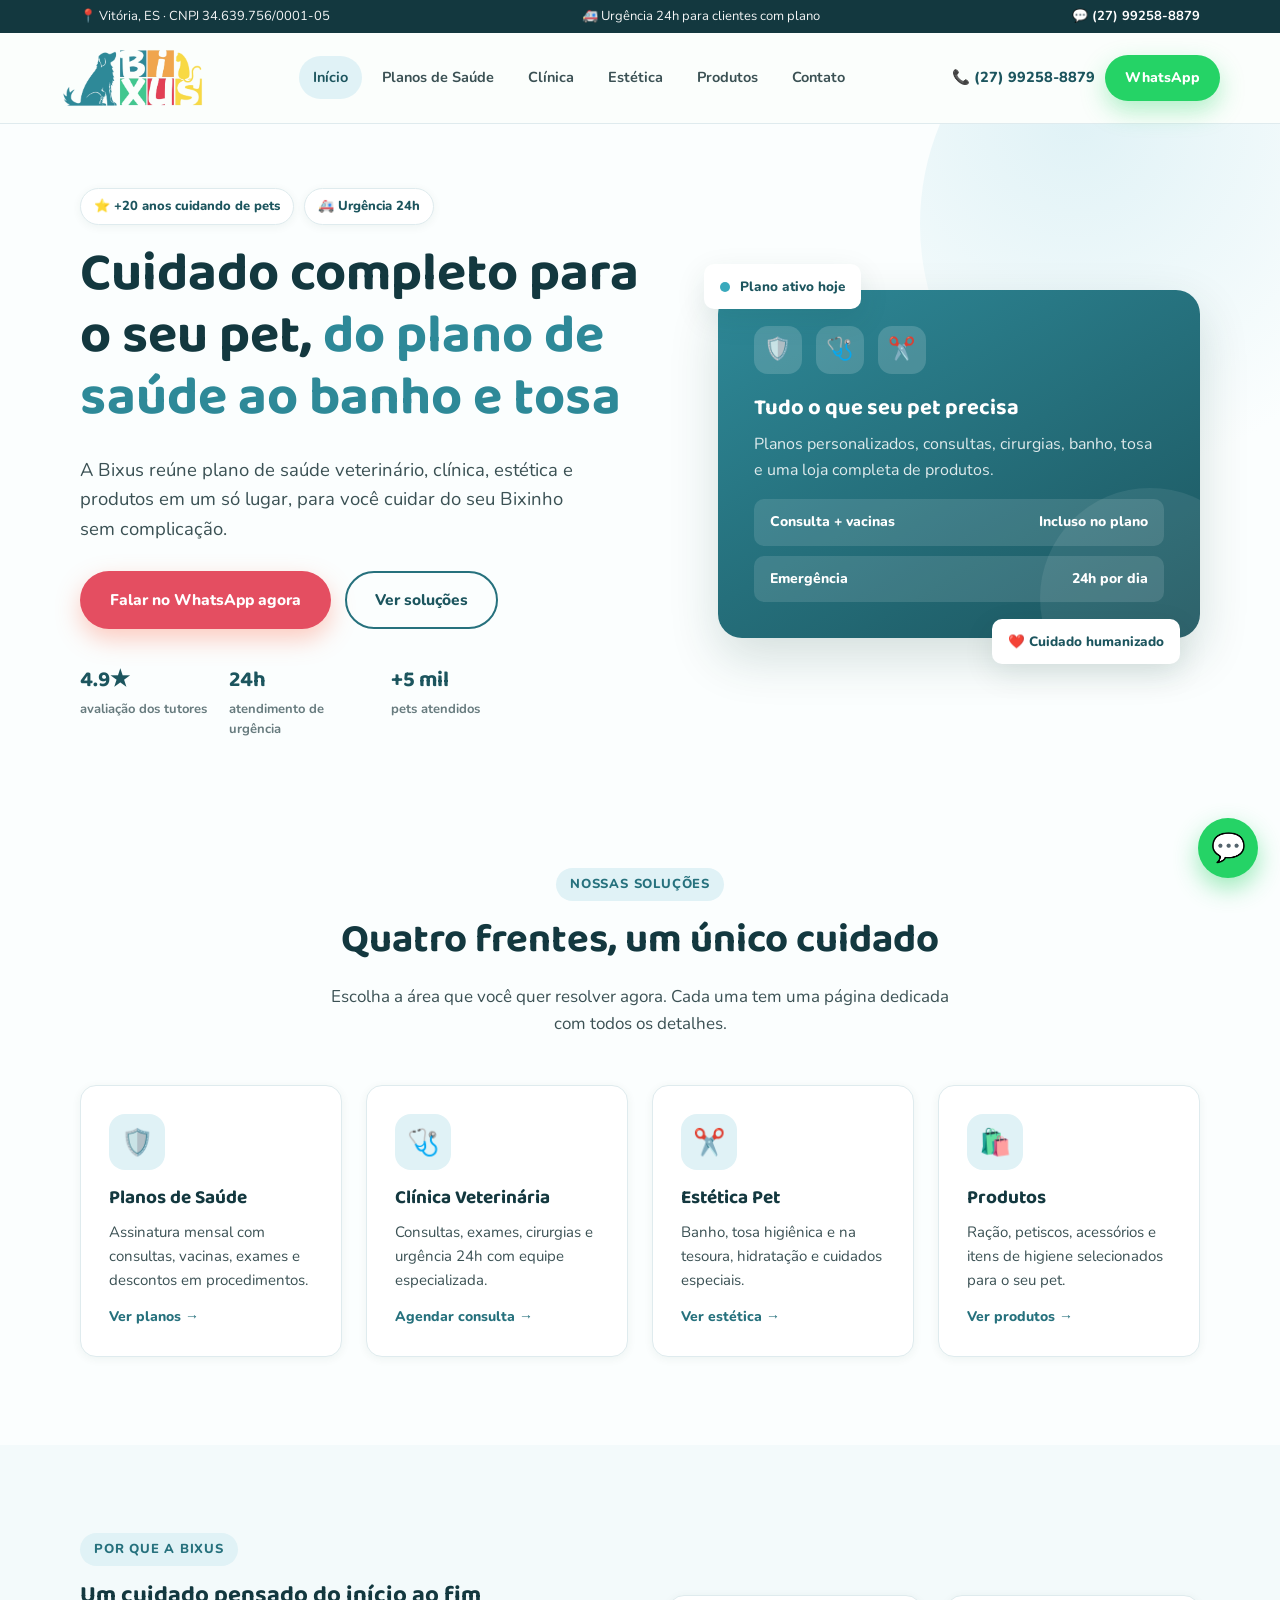
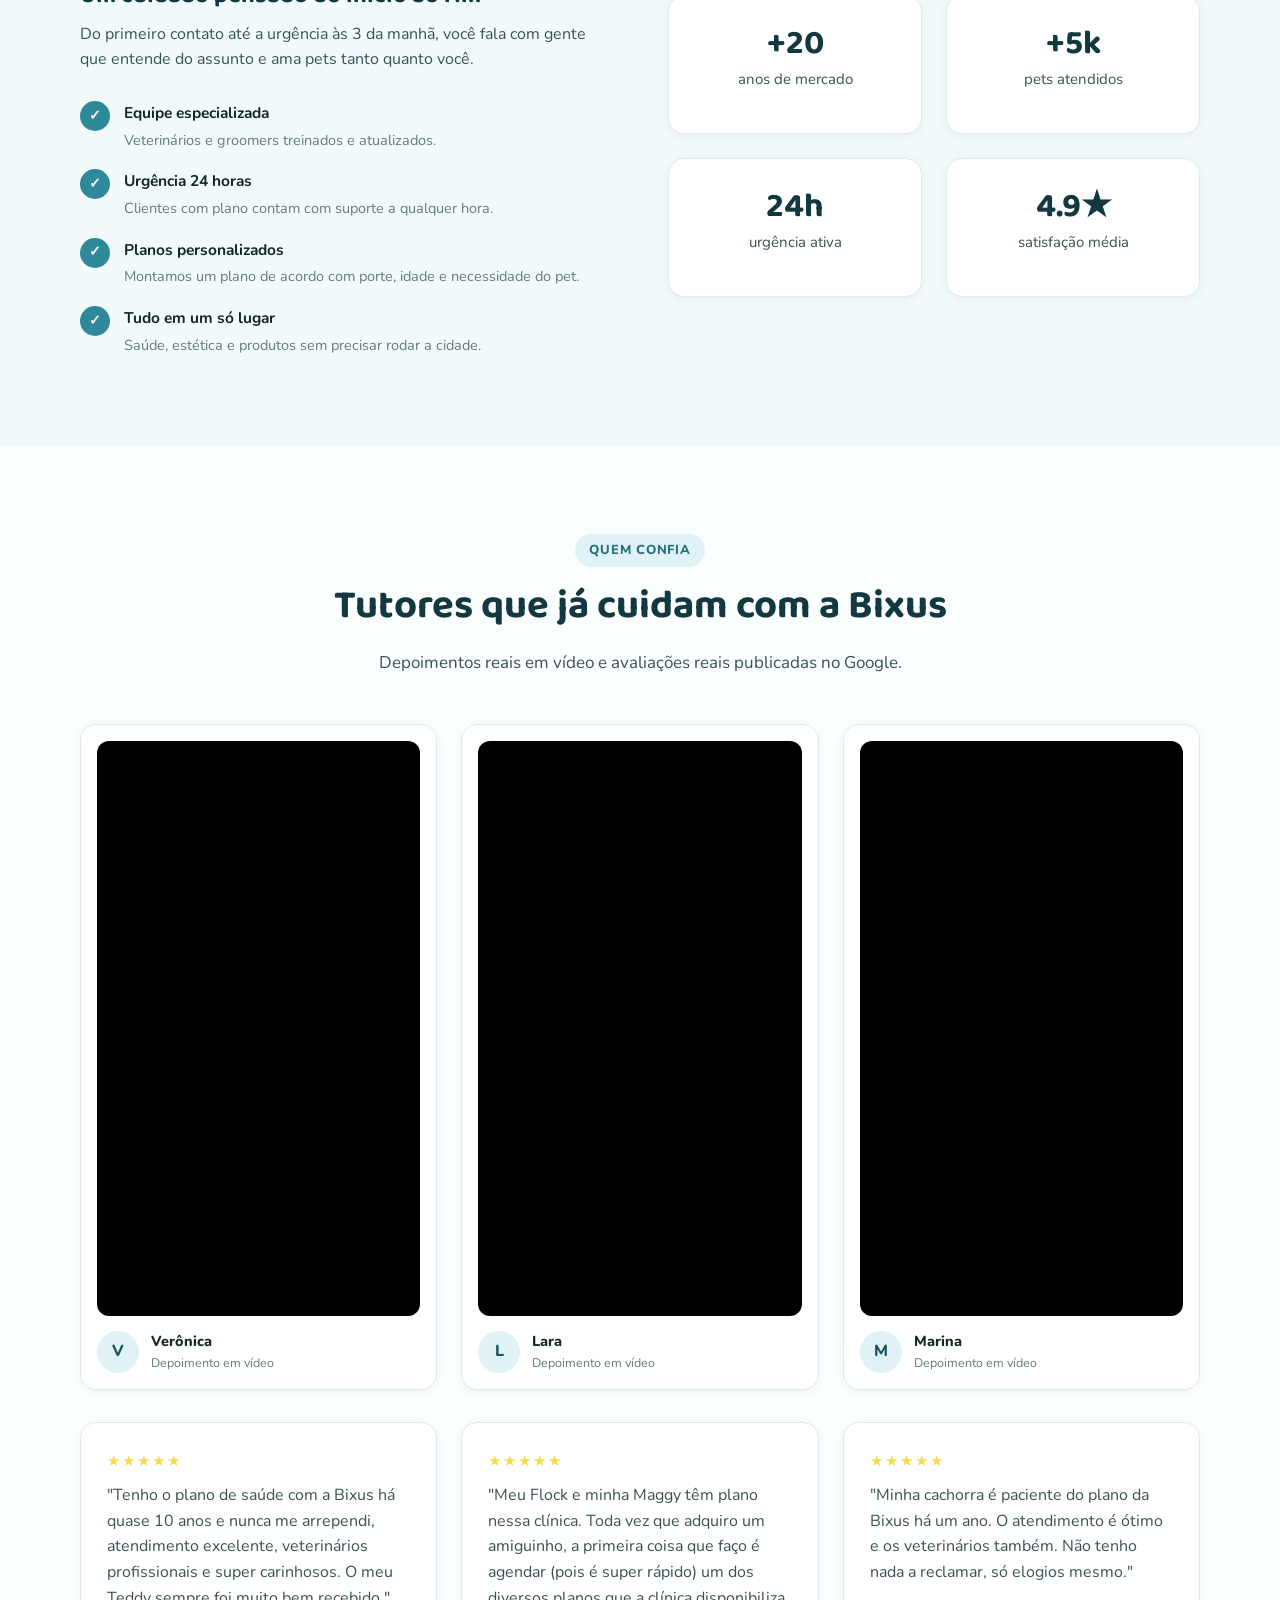
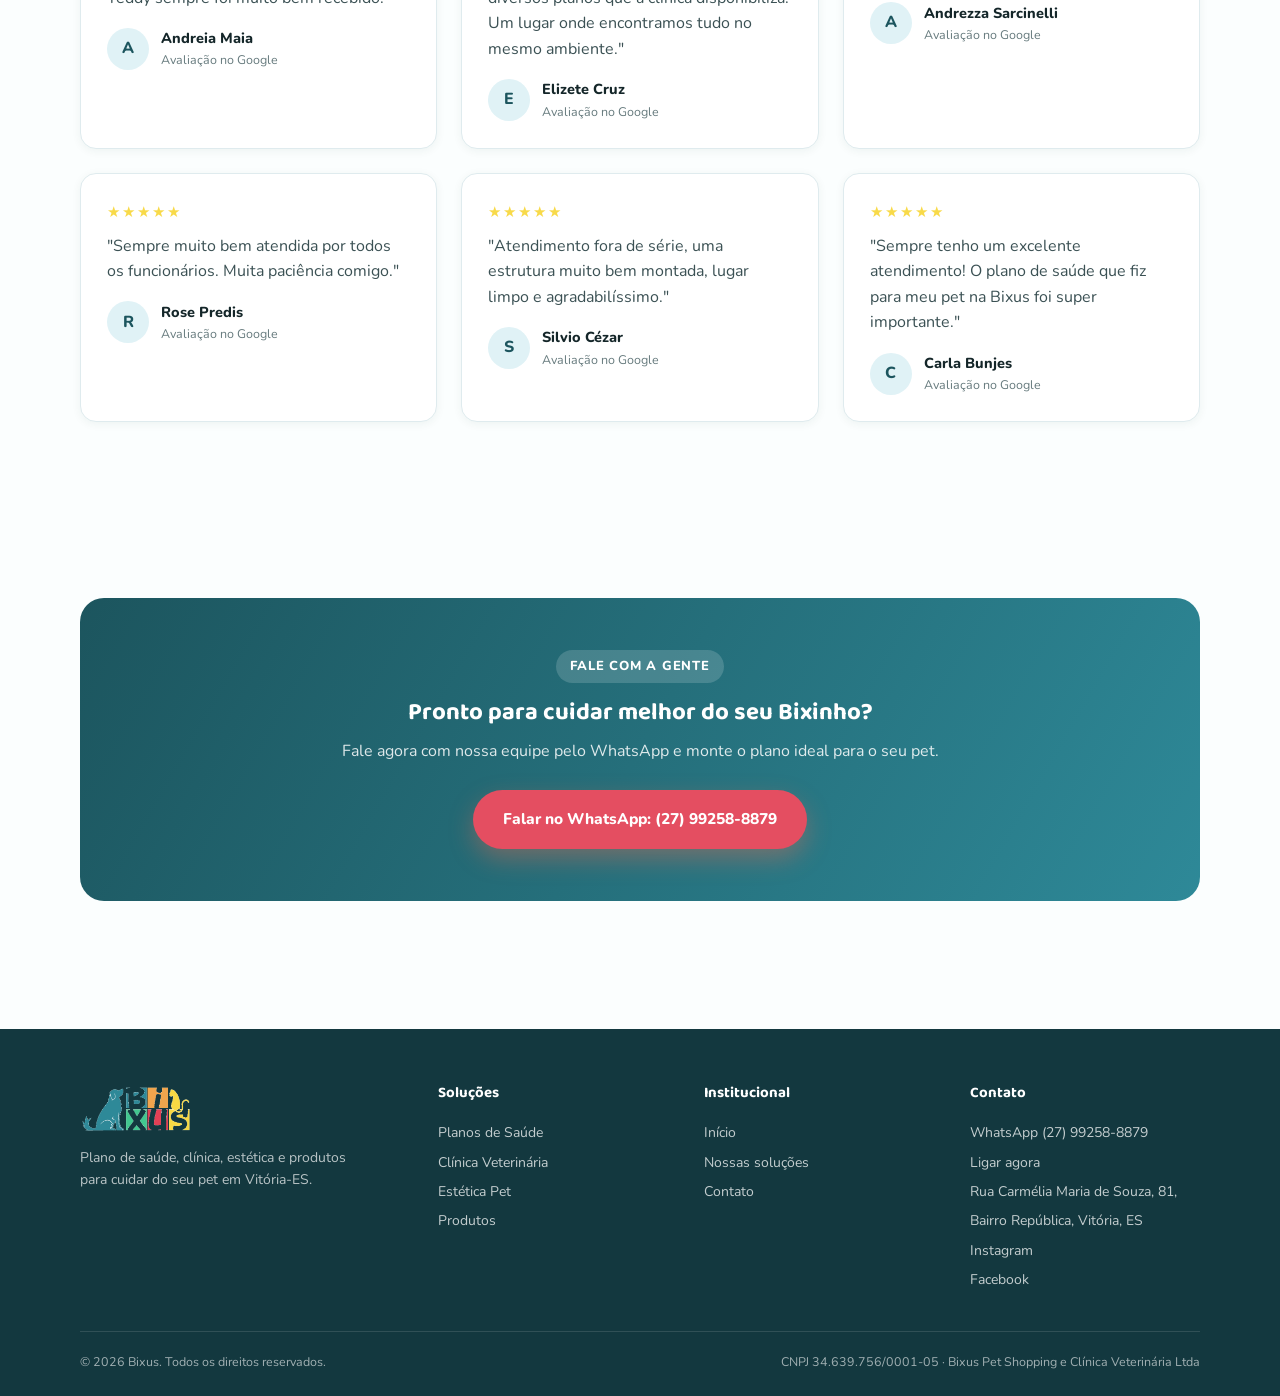
<file: index.html>
<!DOCTYPE html>
<html lang="pt-BR">
<head>
<meta charset="UTF-8">
<meta name="viewport" content="width=device-width, initial-scale=1.0">
<title>Bixus | Plano de Saúde, Clínica, Estética e Produtos Pet em Vitória-ES</title>
<meta name="description" content="Cuidado completo para o seu pet: planos de saúde veterinários, clínica com atendimento de urgência, estética (banho e tosa) e produtos. Fale agora no WhatsApp.">
<meta name="keywords" content="plano de saúde pet, clínica veterinária Vitória, banho e tosa, plano pet urgência 24h, produtos para pet">
<link rel="canonical" href="https://www.bixus.com.br/">
<meta property="og:title" content="Bixus | Cuidado completo para o seu pet">
<meta property="og:description" content="Planos de saúde, clínica, estética e produtos para o seu Bixinho.">
<meta property="og:type" content="website">
<meta name="theme-color" content="#1D6F86">
<link rel="icon" type="image/png" href="favicon.png">
<link rel="apple-touch-icon" href="favicon.png">
<link rel="preconnect" href="https://fonts.googleapis.com">
<link href="https://fonts.googleapis.com/css2?family=Baloo+2:wght@600;700;800&family=Nunito:wght@400;600;700;800&display=swap" rel="stylesheet">
<link rel="stylesheet" href="style.css?v=3">
</head>
<body>

<div class="topbar">
  <div class="container">
    <div class="topbar-item">📍 Vitória, ES · CNPJ 34.639.756/0001-05</div>
    <div class="topbar-item hide-mobile">🚑 Urgência 24h para clientes com plano</div>
    <a href="https://wa.me/5527992588879" target="_blank" rel="noopener">💬 (27) 99258-8879</a>
  </div>
</div>

<header class="site-header">
  <div class="container header-inner">
    <a href="index.html" class="brand"><img src="bixus-logo.png" alt="Bixus" class="brand-logo"></a>
    <nav class="nav">
      <a href="index.html" class="active">Início</a>
      <a href="planos-de-saude.html">Planos de Saúde</a>
      <a href="clinica.html">Clínica</a>
      <a href="estetica.html">Estética</a>
      <a href="produtos.html">Produtos</a>
      <a href="index.html#contato">Contato</a>
    </nav>
    <div class="header-cta">
      <span class="header-phone">📞 (27) 99258-8879</span>
      <a class="btn btn-wa btn-sm" href="https://wa.me/5527992588879" target="_blank" rel="noopener">WhatsApp</a>
      <button class="menu-toggle" aria-label="Abrir menu" aria-expanded="false">
        <svg width="26" height="26" viewBox="0 0 24 24" fill="none"><path d="M3 6h18M3 12h18M3 18h18" stroke="currentColor" stroke-width="2" stroke-linecap="round"/></svg>
      </button>
    </div>
  </div>
</header>

<!-- HERO -->
<section class="hero">
  <div class="container hero-grid">
    <div>
      <div class="hero-badges">
        <span class="badge">⭐ +20 anos cuidando de pets</span>
        <span class="badge">🚑 Urgência 24h</span>
      </div>
      <h1>Cuidado completo para o seu pet, <span style="color:var(--teal-600)">do plano de saúde ao banho e tosa</span></h1>
      <p class="lead">A Bixus reúne plano de saúde veterinário, clínica, estética e produtos em um só lugar, para você cuidar do seu Bixinho sem complicação.</p>
      <div class="hero-ctas">
        <a class="btn btn-primary" href="https://wa.me/5527992588879?text=Ol%C3%A1!%20Quero%20conhecer%20os%20servi%C3%A7os%20da%20Bixus." target="_blank" rel="noopener">Falar no WhatsApp agora</a>
        <a class="btn btn-ghost" href="#solucoes">Ver soluções</a>
      </div>
      <div class="hero-trust">
        <div><strong>4.9★</strong>avaliação dos tutores</div>
        <div><strong>24h</strong>atendimento de urgência</div>
        <div><strong>+5 mil</strong>pets atendidos</div>
      </div>
    </div>
    <div class="hero-art">
      <div class="floating-chip c1"><span class="dot"></span> Plano ativo hoje</div>
      <div class="art-card">
        <div class="art-icon-row">
          <div class="art-icon">🛡️</div>
          <div class="art-icon">🩺</div>
          <div class="art-icon">✂️</div>
        </div>
        <h3>Tudo o que seu pet precisa</h3>
        <p>Planos personalizados, consultas, cirurgias, banho, tosa e uma loja completa de produtos.</p>
        <div class="mini-stat"><span>Consulta + vacinas</span><span>Incluso no plano</span></div>
        <div class="mini-stat"><span>Emergência</span><span>24h por dia</span></div>
      </div>
      <div class="floating-chip c2">❤️ Cuidado humanizado</div>
    </div>
  </div>
</section>

<!-- SOLUÇÕES -->
<section class="section" id="solucoes">
  <div class="container">
    <div class="section-head reveal">
      <span class="eyebrow">Nossas soluções</span>
      <h2>Quatro frentes, um único cuidado</h2>
      <p>Escolha a área que você quer resolver agora. Cada uma tem uma página dedicada com todos os detalhes.</p>
    </div>
    <div class="grid-4">
      <div class="card card--solution reveal">
        <div class="icon-tile">🛡️</div>
        <h3>Planos de Saúde</h3>
        <p>Assinatura mensal com consultas, vacinas, exames e descontos em procedimentos.</p>
        <a class="card-link" href="planos-de-saude.html">Ver planos →</a>
      </div>
      <div class="card card--solution reveal">
        <div class="icon-tile">🩺</div>
        <h3>Clínica Veterinária</h3>
        <p>Consultas, exames, cirurgias e urgência 24h com equipe especializada.</p>
        <a class="card-link" href="clinica.html">Agendar consulta →</a>
      </div>
      <div class="card card--solution reveal">
        <div class="icon-tile">✂️</div>
        <h3>Estética Pet</h3>
        <p>Banho, tosa higiênica e na tesoura, hidratação e cuidados especiais.</p>
        <a class="card-link" href="estetica.html">Ver estética →</a>
      </div>
      <div class="card card--solution reveal">
        <div class="icon-tile">🛍️</div>
        <h3>Produtos</h3>
        <p>Ração, petiscos, acessórios e itens de higiene selecionados para o seu pet.</p>
        <a class="card-link" href="produtos.html">Ver produtos →</a>
      </div>
    </div>
  </div>
</section>

<!-- DIFERENCIAIS -->
<section class="section section--alt">
  <div class="container split">
    <div class="reveal">
      <span class="eyebrow">Por que a Bixus</span>
      <h2>Um cuidado pensado do início ao fim</h2>
      <p>Do primeiro contato até a urgência às 3 da manhã, você fala com gente que entende do assunto e ama pets tanto quanto você.</p>
      <div class="check-list" style="margin-top:28px">
        <div class="check-item"><div class="ic">✓</div><div><strong>Equipe especializada</strong><span>Veterinários e groomers treinados e atualizados.</span></div></div>
        <div class="check-item"><div class="ic">✓</div><div><strong>Urgência 24 horas</strong><span>Clientes com plano contam com suporte a qualquer hora.</span></div></div>
        <div class="check-item"><div class="ic">✓</div><div><strong>Planos personalizados</strong><span>Montamos um plano de acordo com porte, idade e necessidade do pet.</span></div></div>
        <div class="check-item"><div class="ic">✓</div><div><strong>Tudo em um só lugar</strong><span>Saúde, estética e produtos sem precisar rodar a cidade.</span></div></div>
      </div>
    </div>
    <div class="reveal">
      <div class="grid-2">
        <div class="card text-center"><h3 style="font-size:34px;margin-bottom:4px">+20</h3><p>anos de mercado</p></div>
        <div class="card text-center"><h3 style="font-size:34px;margin-bottom:4px">+5k</h3><p>pets atendidos</p></div>
        <div class="card text-center"><h3 style="font-size:34px;margin-bottom:4px">24h</h3><p>urgência ativa</p></div>
        <div class="card text-center"><h3 style="font-size:34px;margin-bottom:4px">4.9★</h3><p>satisfação média</p></div>
      </div>
    </div>
  </div>
</section>

<!-- TESTEMUNHOS -->
<section class="section">
  <div class="container">
    <div class="section-head reveal">
      <span class="eyebrow">Quem confia</span>
      <h2>Tutores que já cuidam com a Bixus</h2>
      <p>Depoimentos reais em vídeo e avaliações reais publicadas no Google.</p>
    </div>
    <div class="grid-3" style="margin-bottom:32px">
      <div class="t-card reveal" style="padding:16px">
        <div style="border-radius:12px; overflow:hidden; aspect-ratio:9/16; background:#000;">
          <iframe width="100%" height="100%" src="https://www.youtube.com/embed/5K16HXKDOGo" title="Depoimento em vídeo - Verônica" frameborder="0" allow="accelerometer; autoplay; clipboard-write; encrypted-media; gyroscope; picture-in-picture; web-share" allowfullscreen style="display:block;"></iframe>
        </div>
        <div class="who" style="margin-top:14px"><div class="t-avatar">V</div><div><div class="t-name">Verônica</div><div class="t-pet">Depoimento em vídeo</div></div></div>
      </div>
      <div class="t-card reveal" style="padding:16px">
        <div style="border-radius:12px; overflow:hidden; aspect-ratio:9/16; background:#000;">
          <iframe width="100%" height="100%" src="https://www.youtube.com/embed/lm9t3Y0AaDI" title="Depoimento em vídeo - Lara" frameborder="0" allow="accelerometer; autoplay; clipboard-write; encrypted-media; gyroscope; picture-in-picture; web-share" allowfullscreen style="display:block;"></iframe>
        </div>
        <div class="who" style="margin-top:14px"><div class="t-avatar">L</div><div><div class="t-name">Lara</div><div class="t-pet">Depoimento em vídeo</div></div></div>
      </div>
      <div class="t-card reveal" style="padding:16px">
        <div style="border-radius:12px; overflow:hidden; aspect-ratio:9/16; background:#000;">
          <iframe width="100%" height="100%" src="https://www.youtube.com/embed/Cfwfnsi5_nQ" title="Depoimento em vídeo - Marina" frameborder="0" allow="accelerometer; autoplay; clipboard-write; encrypted-media; gyroscope; picture-in-picture; web-share" allowfullscreen style="display:block;"></iframe>
        </div>
        <div class="who" style="margin-top:14px"><div class="t-avatar">M</div><div><div class="t-name">Marina</div><div class="t-pet">Depoimento em vídeo</div></div></div>
      </div>
    </div>
    <div class="grid-3">
      <div class="t-card reveal">
        <div class="stars">★★★★★</div>
        <p>"Tenho o plano de saúde com a Bixus há quase 10 anos e nunca me arrependi, atendimento excelente, veterinários profissionais e super carinhosos. O meu Teddy sempre foi muito bem recebido."</p>
        <div class="who"><div class="t-avatar">A</div><div><div class="t-name">Andreia Maia</div><div class="t-pet">Avaliação no Google</div></div></div>
      </div>
      <div class="t-card reveal">
        <div class="stars">★★★★★</div>
        <p>"Meu Flock e minha Maggy têm plano nessa clínica. Toda vez que adquiro um amiguinho, a primeira coisa que faço é agendar (pois é super rápido) um dos diversos planos que a clínica disponibiliza. Um lugar onde encontramos tudo no mesmo ambiente."</p>
        <div class="who"><div class="t-avatar">E</div><div><div class="t-name">Elizete Cruz</div><div class="t-pet">Avaliação no Google</div></div></div>
      </div>
      <div class="t-card reveal">
        <div class="stars">★★★★★</div>
        <p>"Minha cachorra é paciente do plano da Bixus há um ano. O atendimento é ótimo e os veterinários também. Não tenho nada a reclamar, só elogios mesmo."</p>
        <div class="who"><div class="t-avatar">A</div><div><div class="t-name">Andrezza Sarcinelli</div><div class="t-pet">Avaliação no Google</div></div></div>
      </div>
      <div class="t-card reveal">
        <div class="stars">★★★★★</div>
        <p>"Sempre muito bem atendida por todos os funcionários. Muita paciência comigo."</p>
        <div class="who"><div class="t-avatar">R</div><div><div class="t-name">Rose Predis</div><div class="t-pet">Avaliação no Google</div></div></div>
      </div>
      <div class="t-card reveal">
        <div class="stars">★★★★★</div>
        <p>"Atendimento fora de série, uma estrutura muito bem montada, lugar limpo e agradabilíssimo."</p>
        <div class="who"><div class="t-avatar">S</div><div><div class="t-name">Silvio Cézar</div><div class="t-pet">Avaliação no Google</div></div></div>
      </div>
      <div class="t-card reveal">
        <div class="stars">★★★★★</div>
        <p>"Sempre tenho um excelente atendimento! O plano de saúde que fiz para meu pet na Bixus foi super importante."</p>
        <div class="who"><div class="t-avatar">C</div><div><div class="t-name">Carla Bunjes</div><div class="t-pet">Avaliação no Google</div></div></div>
      </div>
    </div>
  </div>
</section>

<!-- CTA -->
<section class="section" id="contato">
  <div class="container">
    <div class="cta-banner reveal">
      <span class="eyebrow" style="background:rgba(255,255,255,.16); color:#fff">Fale com a gente</span>
      <h2>Pronto para cuidar melhor do seu Bixinho?</h2>
      <p>Fale agora com nossa equipe pelo WhatsApp e monte o plano ideal para o seu pet.</p>
      <a class="btn btn-primary" href="https://wa.me/5527992588879?text=Ol%C3%A1!%20Quero%20falar%20com%20a%20equipe%20da%20Bixus." target="_blank" rel="noopener">Falar no WhatsApp: (27) 99258-8879</a>
    </div>
  </div>
</section>

<footer class="site-footer">
  <div class="container">
    <div class="footer-grid">
      <div>
        <div class="footer-brand"><img src="bixus-logo.png" alt="Bixus" class="footer-logo"></div>
        <p style="color:rgba(255,255,255,.7); font-size:14px; max-width:280px;">Plano de saúde, clínica, estética e produtos para cuidar do seu pet em Vitória-ES.</p>
      </div>
      <div>
        <h4>Soluções</h4>
        <a href="planos-de-saude.html">Planos de Saúde</a><br>
        <a href="clinica.html">Clínica Veterinária</a><br>
        <a href="estetica.html">Estética Pet</a><br>
        <a href="produtos.html">Produtos</a>
      </div>
      <div>
        <h4>Institucional</h4>
        <a href="index.html">Início</a><br>
        <a href="index.html#solucoes">Nossas soluções</a><br>
        <a href="index.html#contato">Contato</a>
      </div>
      <div>
        <h4>Contato</h4>
        <a href="https://wa.me/5527992588879" target="_blank" rel="noopener">WhatsApp (27) 99258-8879</a><br>
        <a href="tel:+5527992588879">Ligar agora</a><br>
        <a href="https://maps.app.goo.gl/F61PYmscsrHYuHVz8" target="_blank" rel="noopener">Rua Carmélia Maria de Souza, 81, Bairro República, Vitória, ES</a><br>
        <a href="https://www.instagram.com/bixusveterinaria" target="_blank" rel="noopener">Instagram</a><br>
        <a href="https://web.facebook.com/bixusveterinaria" target="_blank" rel="noopener">Facebook</a>
      </div>
    </div>
    <div class="footer-bottom">
      <span>© <span id="year"></span> Bixus. Todos os direitos reservados.</span>
      <span>CNPJ 34.639.756/0001-05 &middot; Bixus Pet Shopping e Clínica Veterinária Ltda</span>
    </div>
  </div>
</footer>

<a class="wa-float" href="https://wa.me/5527992588879" target="_blank" rel="noopener" aria-label="Falar no WhatsApp">💬</a>

<script>document.getElementById('year').textContent = new Date().getFullYear();</script>
<script src="script.js"></script>
</body>
</html>
</file>
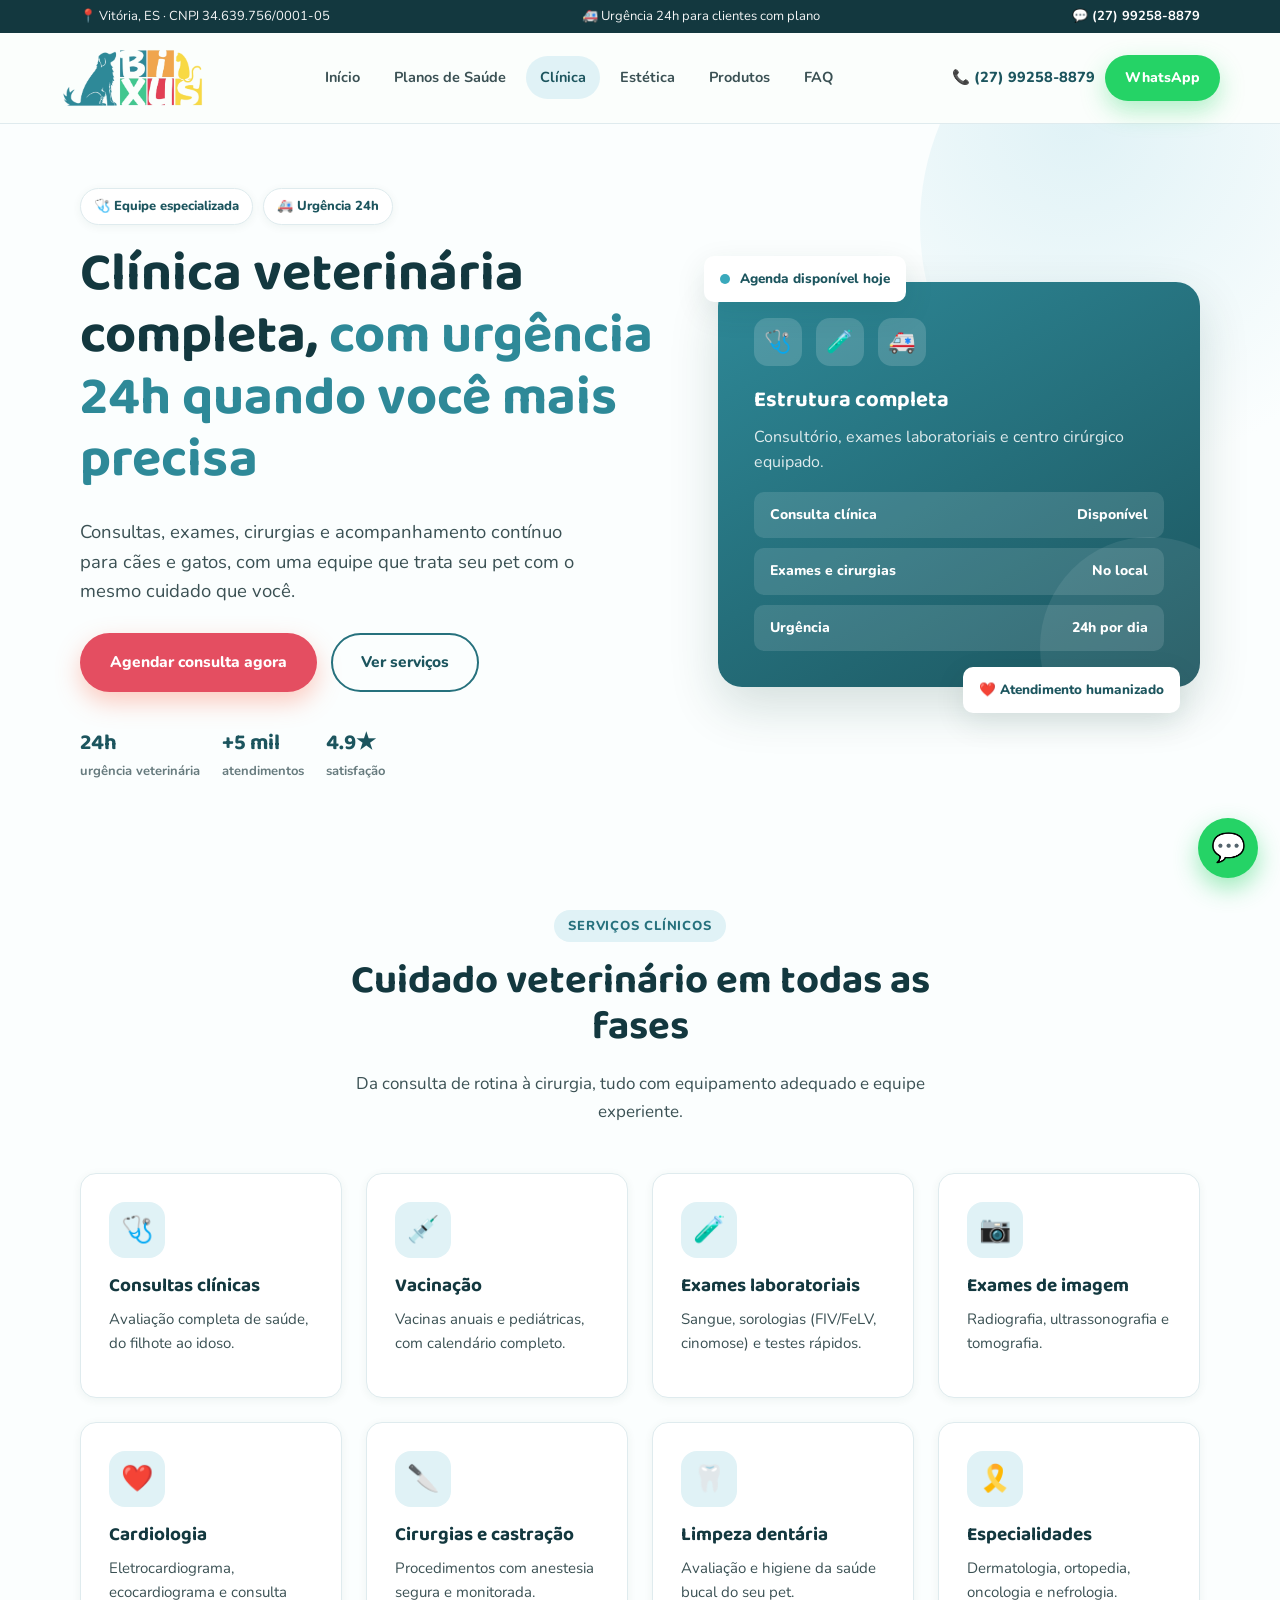
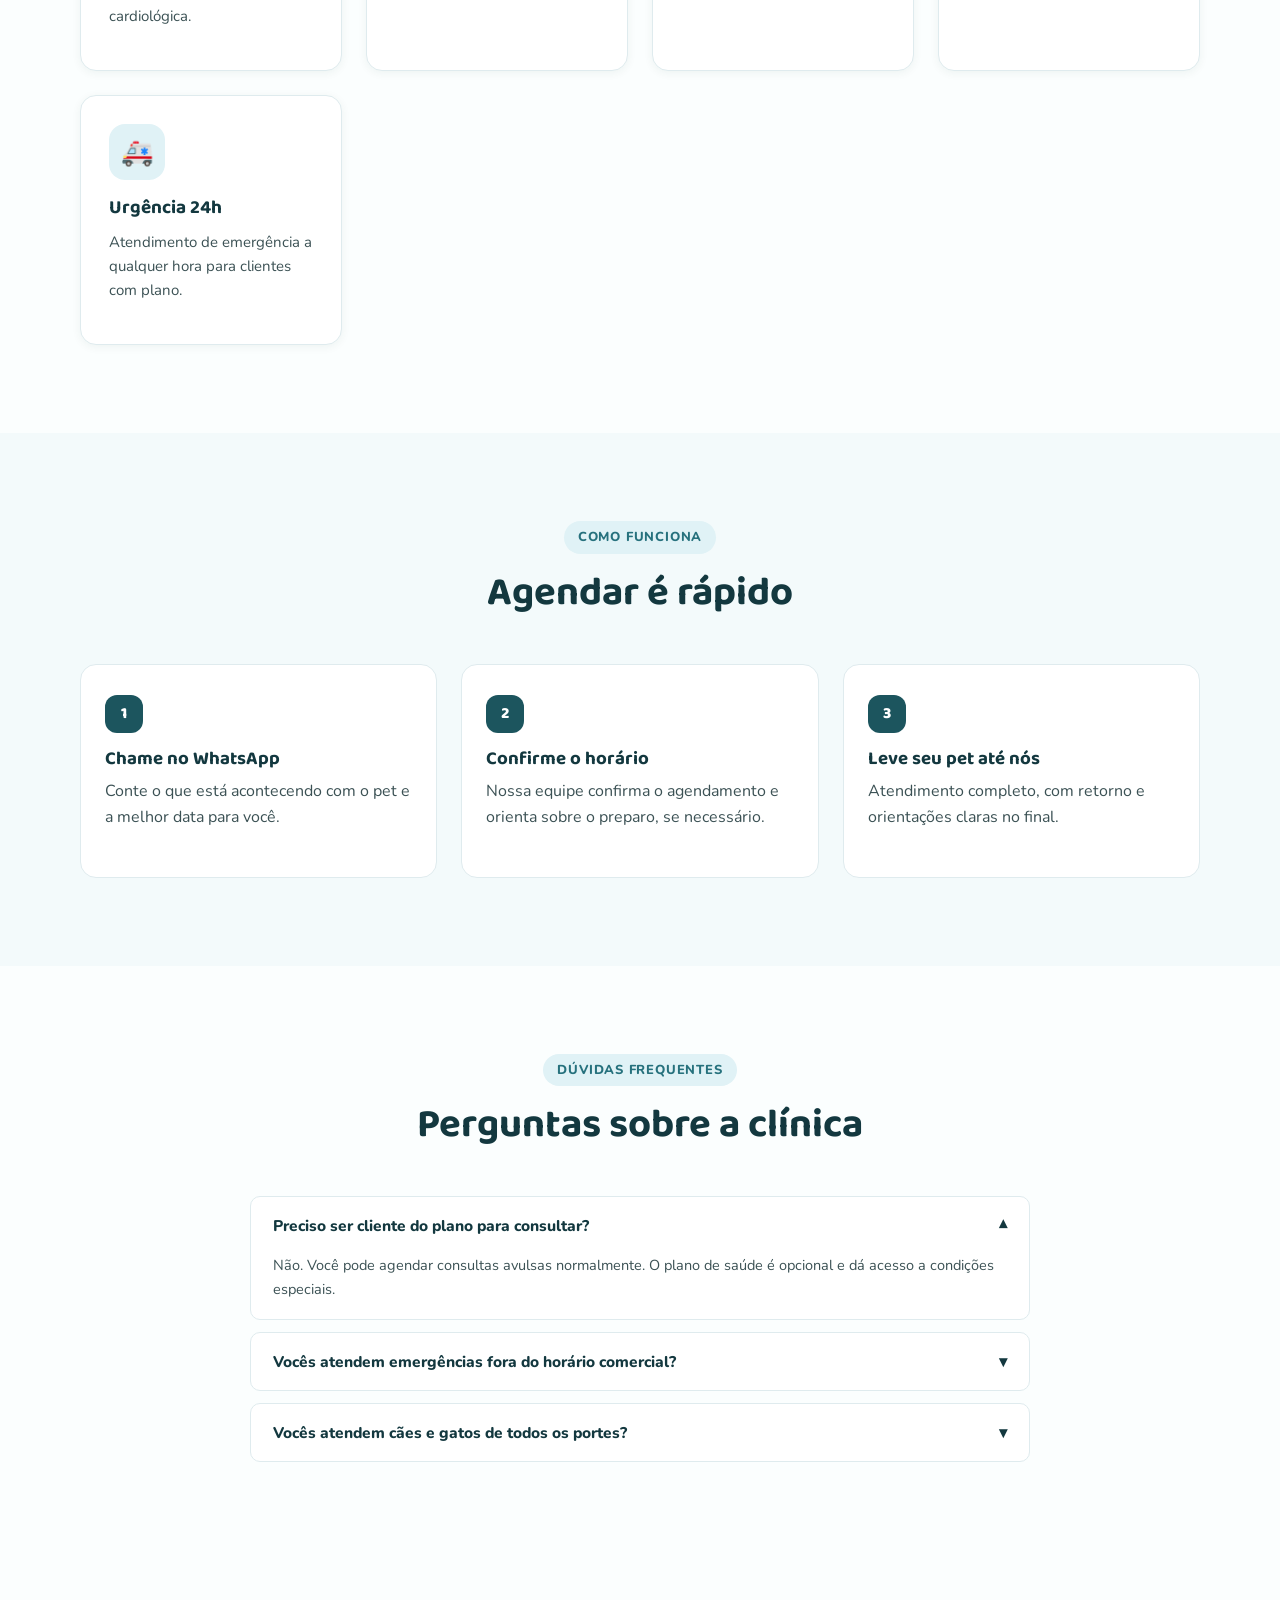
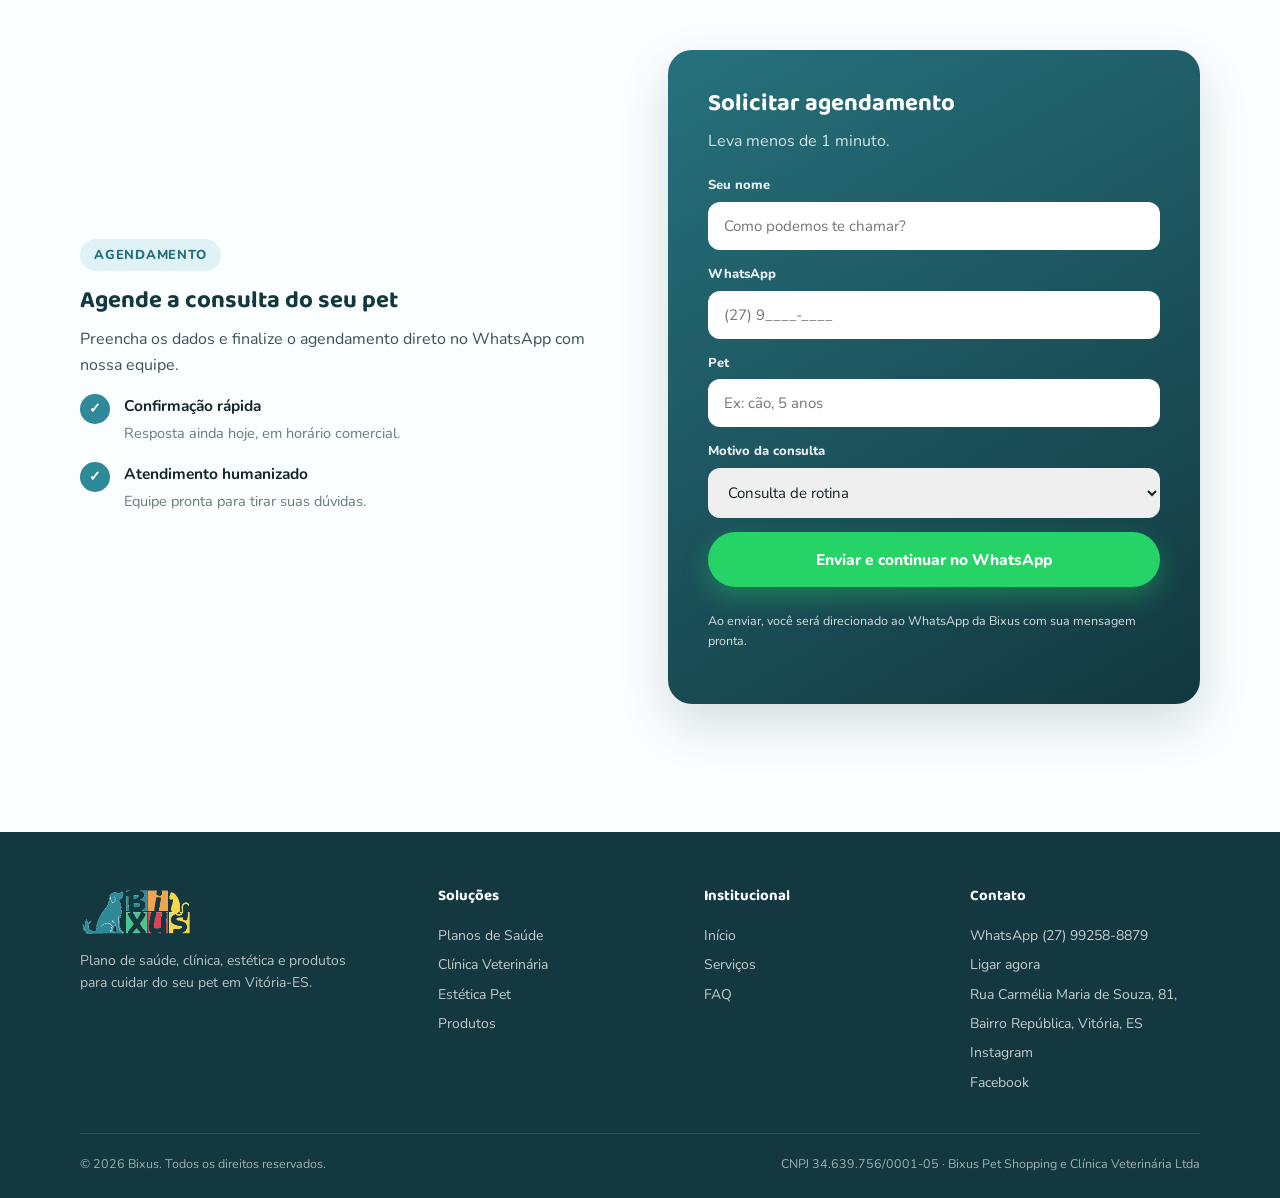
<file: clinica.html>
<!DOCTYPE html>
<html lang="pt-BR">
<head>
<meta charset="UTF-8">
<meta name="viewport" content="width=device-width, initial-scale=1.0">
<title>Clínica Veterinária em Vitória-ES | Bixus</title>
<meta name="description" content="Clínica veterinária completa: consultas, exames, cirurgias e urgência 24h para cães e gatos. Agende agora pelo WhatsApp.">
<meta name="keywords" content="clínica veterinária Vitória, veterinário urgência 24h, consulta veterinária, cirurgia pet">
<link rel="canonical" href="https://www.bixus.com.br/clinica.html">
<meta name="theme-color" content="#1D6F86">
<link rel="icon" type="image/png" href="favicon.png">
<link rel="apple-touch-icon" href="favicon.png">
<link rel="preconnect" href="https://fonts.googleapis.com">
<link href="https://fonts.googleapis.com/css2?family=Baloo+2:wght@600;700;800&family=Nunito:wght@400;600;700;800&display=swap" rel="stylesheet">
<link rel="stylesheet" href="style.css?v=3">
</head>
<body>

<div class="topbar">
  <div class="container">
    <div class="topbar-item">📍 Vitória, ES · CNPJ 34.639.756/0001-05</div>
    <div class="topbar-item hide-mobile">🚑 Urgência 24h para clientes com plano</div>
    <a href="#contato">💬 (27) 99258-8879</a>
  </div>
</div>

<header class="site-header">
  <div class="container header-inner">
    <a href="index.html" class="brand"><img src="bixus-logo.png" alt="Bixus" class="brand-logo"></a>
    <nav class="nav">
      <a href="index.html">Início</a>
      <a href="planos-de-saude.html">Planos de Saúde</a>
      <a href="clinica.html" class="active">Clínica</a>
      <a href="estetica.html">Estética</a>
      <a href="produtos.html">Produtos</a>
      <a href="#faq">FAQ</a>
    </nav>
    <div class="header-cta">
      <span class="header-phone">📞 (27) 99258-8879</span>
      <a class="btn btn-wa btn-sm" href="#contato">WhatsApp</a>
      <button class="menu-toggle" aria-label="Abrir menu" aria-expanded="false">
        <svg width="26" height="26" viewBox="0 0 24 24" fill="none"><path d="M3 6h18M3 12h18M3 18h18" stroke="currentColor" stroke-width="2" stroke-linecap="round"/></svg>
      </button>
    </div>
  </div>
</header>

<!-- HERO -->
<section class="hero">
  <div class="container hero-grid">
    <div>
      <div class="hero-badges">
        <span class="badge">🩺 Equipe especializada</span>
        <span class="badge">🚑 Urgência 24h</span>
      </div>
      <h1>Clínica veterinária completa, <span style="color:var(--teal-600)">com urgência 24h quando você mais precisa</span></h1>
      <p class="lead">Consultas, exames, cirurgias e acompanhamento contínuo para cães e gatos, com uma equipe que trata seu pet com o mesmo cuidado que você.</p>
      <div class="hero-ctas">
        <a class="btn btn-primary" href="#contato">Agendar consulta agora</a>
        <a class="btn btn-ghost" href="#servicos">Ver serviços</a>
      </div>
      <div class="hero-trust">
        <div><strong>24h</strong>urgência veterinária</div>
        <div><strong>+5 mil</strong>atendimentos</div>
        <div><strong>4.9★</strong>satisfação</div>
      </div>
    </div>
    <div class="hero-art">
      <div class="floating-chip c1"><span class="dot"></span> Agenda disponível hoje</div>
      <div class="art-card">
        <div class="art-icon-row">
          <div class="art-icon">🩺</div>
          <div class="art-icon">🧪</div>
          <div class="art-icon">🚑</div>
        </div>
        <h3>Estrutura completa</h3>
        <p>Consultório, exames laboratoriais e centro cirúrgico equipado.</p>
        <div class="mini-stat"><span>Consulta clínica</span><span>Disponível</span></div>
        <div class="mini-stat"><span>Exames e cirurgias</span><span>No local</span></div>
        <div class="mini-stat"><span>Urgência</span><span>24h por dia</span></div>
      </div>
      <div class="floating-chip c2">❤️ Atendimento humanizado</div>
    </div>
  </div>
</section>

<!-- SERVIÇOS -->
<section class="section" id="servicos">
  <div class="container">
    <div class="section-head reveal">
      <span class="eyebrow">Serviços clínicos</span>
      <h2>Cuidado veterinário em todas as fases</h2>
      <p>Da consulta de rotina à cirurgia, tudo com equipamento adequado e equipe experiente.</p>
    </div>
    <div class="grid-4">
      <div class="card reveal"><div class="icon-tile">🩺</div><h3>Consultas clínicas</h3><p>Avaliação completa de saúde, do filhote ao idoso.</p></div>
      <div class="card reveal"><div class="icon-tile">💉</div><h3>Vacinação</h3><p>Vacinas anuais e pediátricas, com calendário completo.</p></div>
      <div class="card reveal"><div class="icon-tile">🧪</div><h3>Exames laboratoriais</h3><p>Sangue, sorologias (FIV/FeLV, cinomose) e testes rápidos.</p></div>
      <div class="card reveal"><div class="icon-tile">📷</div><h3>Exames de imagem</h3><p>Radiografia, ultrassonografia e tomografia.</p></div>
      <div class="card reveal"><div class="icon-tile">❤️</div><h3>Cardiologia</h3><p>Eletrocardiograma, ecocardiograma e consulta cardiológica.</p></div>
      <div class="card reveal"><div class="icon-tile">🔪</div><h3>Cirurgias e castração</h3><p>Procedimentos com anestesia segura e monitorada.</p></div>
      <div class="card reveal"><div class="icon-tile">🦷</div><h3>Limpeza dentária</h3><p>Avaliação e higiene da saúde bucal do seu pet.</p></div>
      <div class="card reveal"><div class="icon-tile">🎗️</div><h3>Especialidades</h3><p>Dermatologia, ortopedia, oncologia e nefrologia.</p></div>
      <div class="card reveal"><div class="icon-tile">🚑</div><h3>Urgência 24h</h3><p>Atendimento de emergência a qualquer hora para clientes com plano.</p></div>
    </div>
  </div>
</section>

<!-- COMO FUNCIONA -->
<section class="section section--alt">
  <div class="container">
    <div class="section-head reveal">
      <span class="eyebrow">Como funciona</span>
      <h2>Agendar é rápido</h2>
    </div>
    <div class="steps">
      <div class="step reveal"><div class="num">1</div><h3>Chame no WhatsApp</h3><p>Conte o que está acontecendo com o pet e a melhor data para você.</p></div>
      <div class="step reveal"><div class="num">2</div><h3>Confirme o horário</h3><p>Nossa equipe confirma o agendamento e orienta sobre o preparo, se necessário.</p></div>
      <div class="step reveal"><div class="num">3</div><h3>Leve seu pet até nós</h3><p>Atendimento completo, com retorno e orientações claras no final.</p></div>
    </div>
  </div>
</section>

<!-- FAQ -->
<section class="section" id="faq">
  <div class="container" style="max-width:820px">
    <div class="section-head reveal">
      <span class="eyebrow">Dúvidas frequentes</span>
      <h2>Perguntas sobre a clínica</h2>
    </div>
    <div class="faq-item reveal open">
      <button class="faq-q">Preciso ser cliente do plano para consultar? <span class="chev">▾</span></button>
      <div class="faq-a"><p>Não. Você pode agendar consultas avulsas normalmente. O plano de saúde é opcional e dá acesso a condições especiais.</p></div>
    </div>
    <div class="faq-item reveal">
      <button class="faq-q">Vocês atendem emergências fora do horário comercial? <span class="chev">▾</span></button>
      <div class="faq-a"><p>Sim, clientes com plano ativo contam com suporte de urgência 24h. Fale com a equipe para saber como funciona o atendimento avulso de emergência.</p></div>
    </div>
    <div class="faq-item reveal">
      <button class="faq-q">Vocês atendem cães e gatos de todos os portes? <span class="chev">▾</span></button>
      <div class="faq-a"><p>Sim, a clínica está preparada para pets de pequeno, médio e grande porte, em todas as fases da vida.</p></div>
    </div>
  </div>
</section>

<!-- LEAD FORM -->
<section class="section" id="contato">
  <div class="container">
    <div class="split">
      <div class="reveal">
        <span class="eyebrow">Agendamento</span>
        <h2>Agende a consulta do seu pet</h2>
        <p>Preencha os dados e finalize o agendamento direto no WhatsApp com nossa equipe.</p>
        <div class="check-list">
          <div class="check-item"><div class="ic">✓</div><div><strong>Confirmação rápida</strong><span>Resposta ainda hoje, em horário comercial.</span></div></div>
          <div class="check-item"><div class="ic">✓</div><div><strong>Atendimento humanizado</strong><span>Equipe pronta para tirar suas dúvidas.</span></div></div>
        </div>
      </div>
      <div class="lead-panel reveal">
        <h2>Solicitar agendamento</h2>
        <p>Leva menos de 1 minuto.</p>
        <form class="lead-form form-grid">
          <div>
            <label>Seu nome</label>
            <input type="text" name="nome" placeholder="Como podemos te chamar?" required>
          </div>
          <div>
            <label>WhatsApp</label>
            <input type="tel" name="telefone" placeholder="(27) 9____-____" required>
          </div>
          <div>
            <label>Pet</label>
            <input type="text" name="pet" placeholder="Ex: cão, 5 anos">
          </div>
          <div>
            <label>Motivo da consulta</label>
            <select name="interesse">
              <option>Consulta de rotina</option>
              <option>Vacinação</option>
              <option>Exames</option>
              <option>Cirurgia</option>
              <option>Urgência</option>
            </select>
          </div>
          <button type="submit" class="btn btn-wa btn-block">Enviar e continuar no WhatsApp</button>
          <p class="form-note">Ao enviar, você será direcionado ao WhatsApp da Bixus com sua mensagem pronta.</p>
        </form>
      </div>
    </div>
  </div>
</section>

<footer class="site-footer">
  <div class="container">
    <div class="footer-grid">
      <div>
        <div class="footer-brand"><img src="bixus-logo.png" alt="Bixus" class="footer-logo"></div>
        <p style="color:rgba(255,255,255,.7); font-size:14px; max-width:280px;">Plano de saúde, clínica, estética e produtos para cuidar do seu pet em Vitória-ES.</p>
      </div>
      <div>
        <h4>Soluções</h4>
        <a href="planos-de-saude.html">Planos de Saúde</a><br>
        <a href="clinica.html">Clínica Veterinária</a><br>
        <a href="estetica.html">Estética Pet</a><br>
        <a href="produtos.html">Produtos</a>
      </div>
      <div>
        <h4>Institucional</h4>
        <a href="index.html">Início</a><br>
        <a href="#servicos">Serviços</a><br>
        <a href="#faq">FAQ</a>
      </div>
      <div>
        <h4>Contato</h4>
        <a href="#contato">WhatsApp (27) 99258-8879</a><br>
        <a href="tel:+5527992588879">Ligar agora</a><br>
        <a href="https://maps.app.goo.gl/F61PYmscsrHYuHVz8" target="_blank" rel="noopener">Rua Carmélia Maria de Souza, 81, Bairro República, Vitória, ES</a><br>
        <a href="https://www.instagram.com/bixusveterinaria" target="_blank" rel="noopener">Instagram</a><br>
        <a href="https://web.facebook.com/bixusveterinaria" target="_blank" rel="noopener">Facebook</a>
      </div>
    </div>
    <div class="footer-bottom">
      <span>© <span id="year"></span> Bixus. Todos os direitos reservados.</span>
      <span>CNPJ 34.639.756/0001-05 &middot; Bixus Pet Shopping e Clínica Veterinária Ltda</span>
    </div>
  </div>
</footer>

<a class="wa-float" href="#contato" aria-label="Falar no WhatsApp">💬</a>

<script>document.getElementById('year').textContent = new Date().getFullYear();</script>
<script src="script.js"></script>
</body>
</html>
</file>
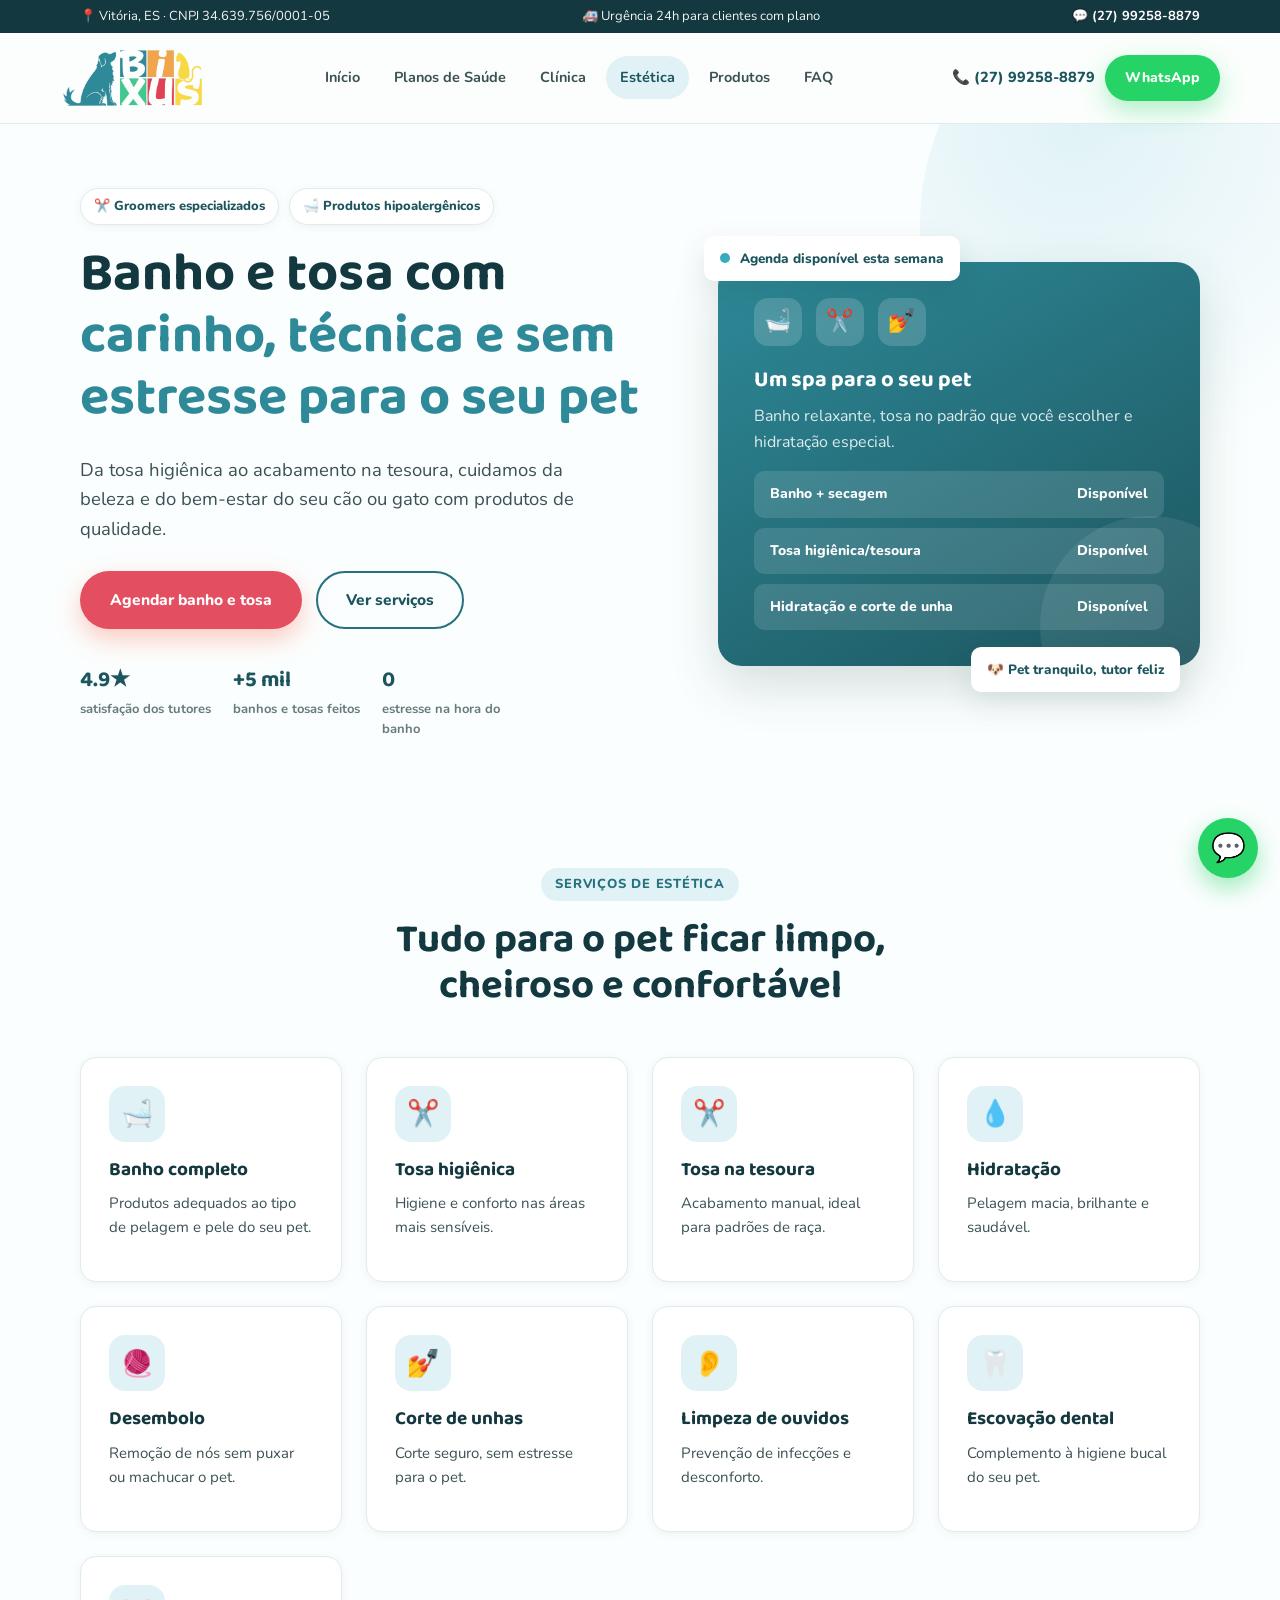
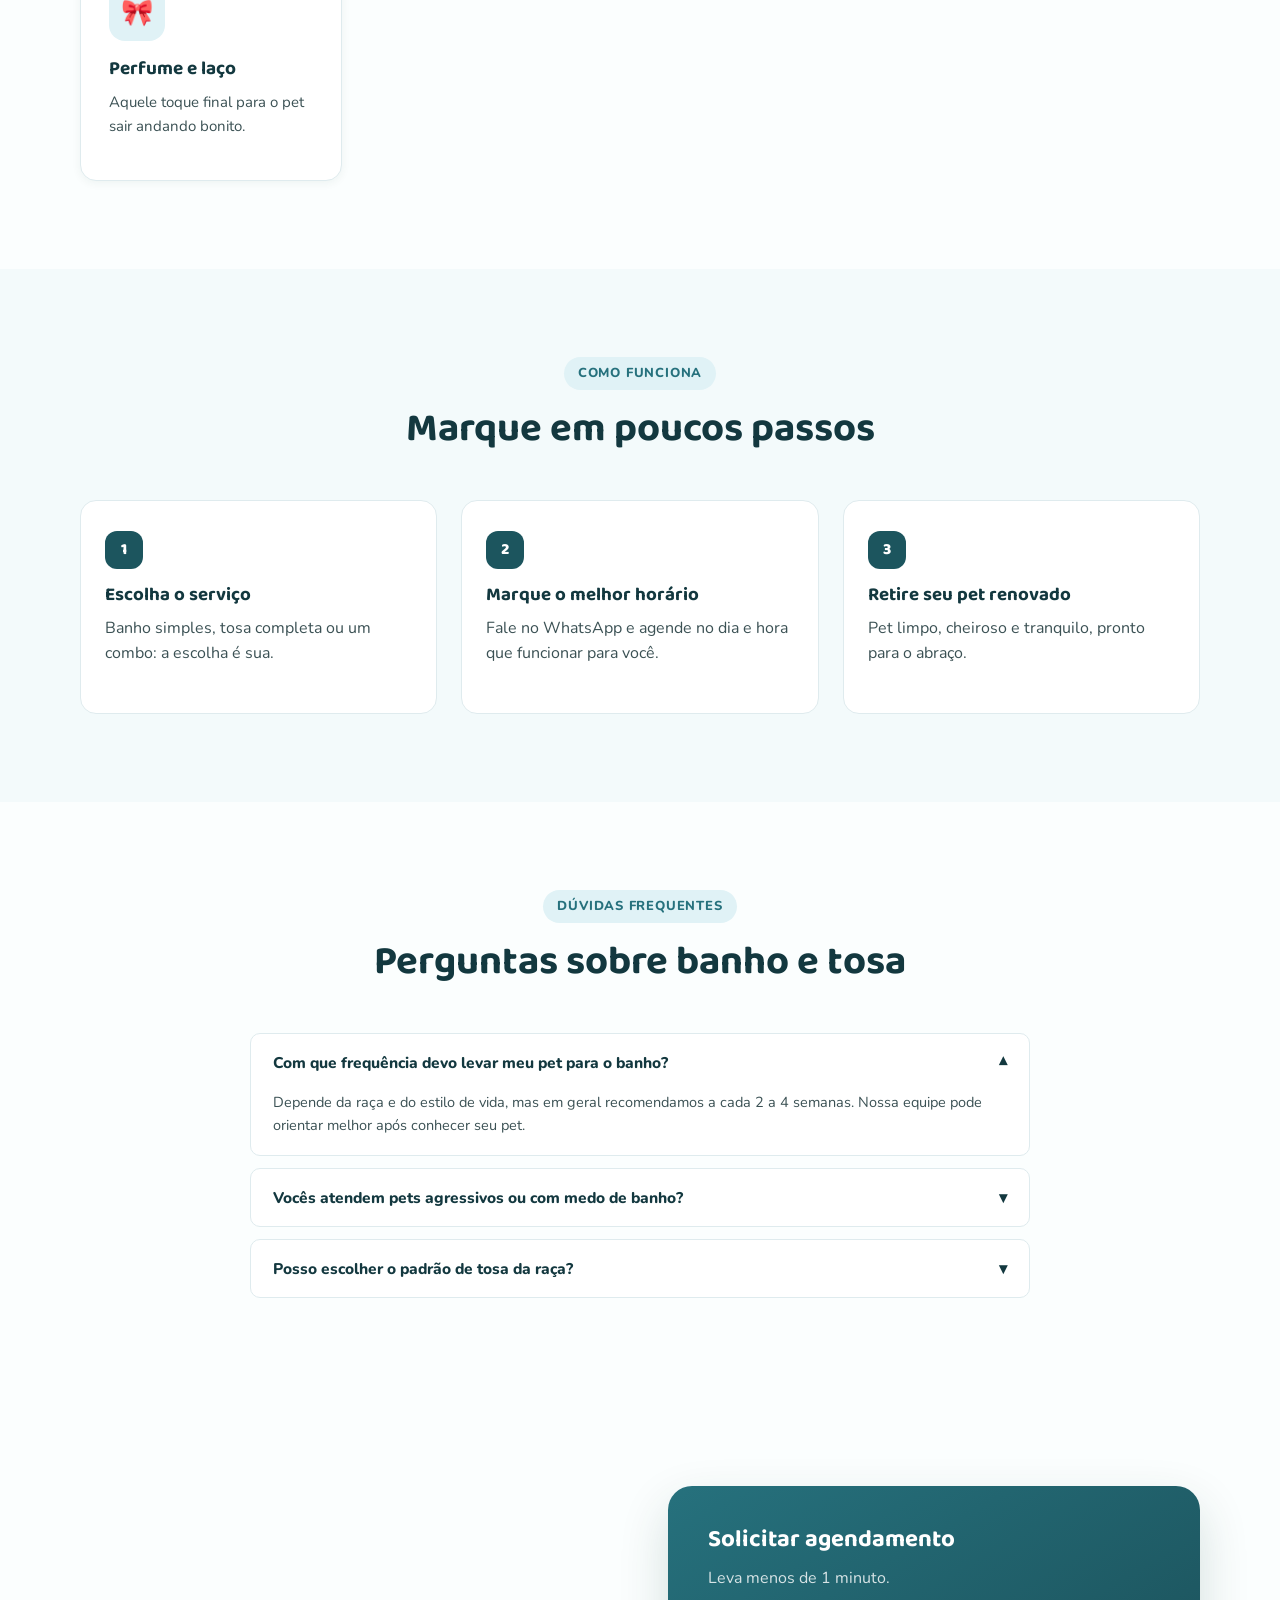
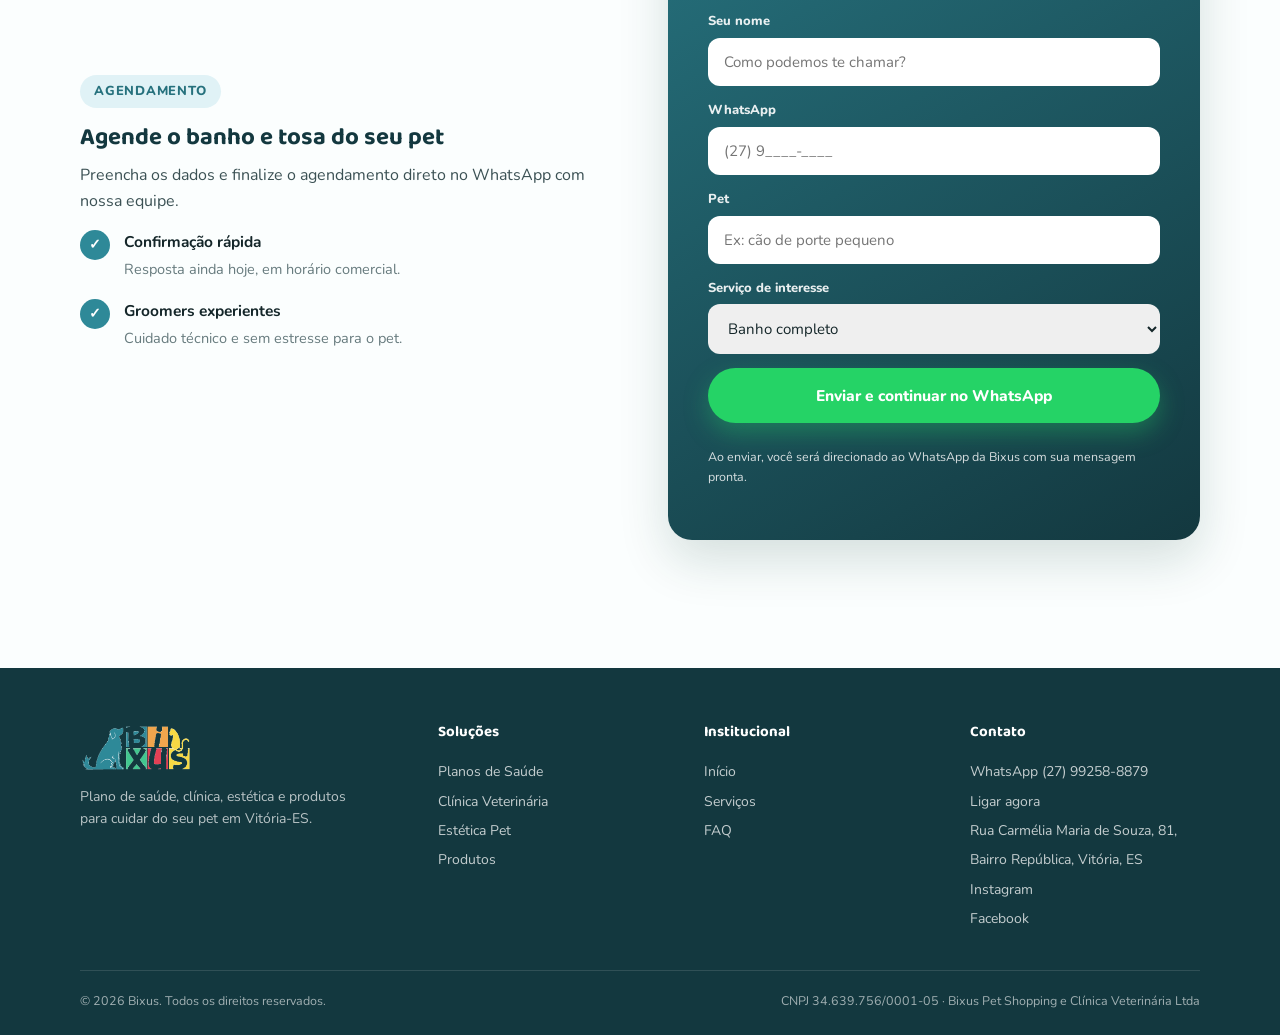
<file: estetica.html>
<!DOCTYPE html>
<html lang="pt-BR">
<head>
<meta charset="UTF-8">
<meta name="viewport" content="width=device-width, initial-scale=1.0">
<title>Banho e Tosa em Vitória-ES | Estética Pet Bixus</title>
<meta name="description" content="Banho, tosa higiênica e na tesoura, hidratação e cuidados estéticos para cães e gatos. Agende agora pelo WhatsApp.">
<meta name="keywords" content="banho e tosa Vitória, estética pet, tosa higiênica, tosa na tesoura, hidratação pet">
<link rel="canonical" href="https://www.bixus.com.br/estetica.html">
<meta name="theme-color" content="#1D6F86">
<link rel="icon" type="image/png" href="favicon.png">
<link rel="apple-touch-icon" href="favicon.png">
<link rel="preconnect" href="https://fonts.googleapis.com">
<link href="https://fonts.googleapis.com/css2?family=Baloo+2:wght@600;700;800&family=Nunito:wght@400;600;700;800&display=swap" rel="stylesheet">
<link rel="stylesheet" href="style.css?v=3">
</head>
<body>

<div class="topbar">
  <div class="container">
    <div class="topbar-item">📍 Vitória, ES · CNPJ 34.639.756/0001-05</div>
    <div class="topbar-item hide-mobile">🚑 Urgência 24h para clientes com plano</div>
    <a href="#contato">💬 (27) 99258-8879</a>
  </div>
</div>

<header class="site-header">
  <div class="container header-inner">
    <a href="index.html" class="brand"><img src="bixus-logo.png" alt="Bixus" class="brand-logo"></a>
    <nav class="nav">
      <a href="index.html">Início</a>
      <a href="planos-de-saude.html">Planos de Saúde</a>
      <a href="clinica.html">Clínica</a>
      <a href="estetica.html" class="active">Estética</a>
      <a href="produtos.html">Produtos</a>
      <a href="#faq">FAQ</a>
    </nav>
    <div class="header-cta">
      <span class="header-phone">📞 (27) 99258-8879</span>
      <a class="btn btn-wa btn-sm" href="#contato">WhatsApp</a>
      <button class="menu-toggle" aria-label="Abrir menu" aria-expanded="false">
        <svg width="26" height="26" viewBox="0 0 24 24" fill="none"><path d="M3 6h18M3 12h18M3 18h18" stroke="currentColor" stroke-width="2" stroke-linecap="round"/></svg>
      </button>
    </div>
  </div>
</header>

<!-- HERO -->
<section class="hero">
  <div class="container hero-grid">
    <div>
      <div class="hero-badges">
        <span class="badge">✂️ Groomers especializados</span>
        <span class="badge">🛁 Produtos hipoalergênicos</span>
      </div>
      <h1>Banho e tosa com <span style="color:var(--teal-600)">carinho, técnica e sem estresse para o seu pet</span></h1>
      <p class="lead">Da tosa higiênica ao acabamento na tesoura, cuidamos da beleza e do bem-estar do seu cão ou gato com produtos de qualidade.</p>
      <div class="hero-ctas">
        <a class="btn btn-primary" href="#contato">Agendar banho e tosa</a>
        <a class="btn btn-ghost" href="#servicos">Ver serviços</a>
      </div>
      <div class="hero-trust">
        <div><strong>4.9★</strong>satisfação dos tutores</div>
        <div><strong>+5 mil</strong>banhos e tosas feitos</div>
        <div><strong>0</strong>estresse na hora do banho</div>
      </div>
    </div>
    <div class="hero-art">
      <div class="floating-chip c1"><span class="dot"></span> Agenda disponível esta semana</div>
      <div class="art-card">
        <div class="art-icon-row">
          <div class="art-icon">🛁</div>
          <div class="art-icon">✂️</div>
          <div class="art-icon">💅</div>
        </div>
        <h3>Um spa para o seu pet</h3>
        <p>Banho relaxante, tosa no padrão que você escolher e hidratação especial.</p>
        <div class="mini-stat"><span>Banho + secagem</span><span>Disponível</span></div>
        <div class="mini-stat"><span>Tosa higiênica/tesoura</span><span>Disponível</span></div>
        <div class="mini-stat"><span>Hidratação e corte de unha</span><span>Disponível</span></div>
      </div>
      <div class="floating-chip c2">🐶 Pet tranquilo, tutor feliz</div>
    </div>
  </div>
</section>

<!-- SERVIÇOS -->
<section class="section" id="servicos">
  <div class="container">
    <div class="section-head reveal">
      <span class="eyebrow">Serviços de estética</span>
      <h2>Tudo para o pet ficar limpo, cheiroso e confortável</h2>
    </div>
    <div class="grid-4">
      <div class="card reveal"><div class="icon-tile">🛁</div><h3>Banho completo</h3><p>Produtos adequados ao tipo de pelagem e pele do seu pet.</p></div>
      <div class="card reveal"><div class="icon-tile">✂️</div><h3>Tosa higiênica</h3><p>Higiene e conforto nas áreas mais sensíveis.</p></div>
      <div class="card reveal"><div class="icon-tile">✂️</div><h3>Tosa na tesoura</h3><p>Acabamento manual, ideal para padrões de raça.</p></div>
      <div class="card reveal"><div class="icon-tile">💧</div><h3>Hidratação</h3><p>Pelagem macia, brilhante e saudável.</p></div>
      <div class="card reveal"><div class="icon-tile">🧶</div><h3>Desembolo</h3><p>Remoção de nós sem puxar ou machucar o pet.</p></div>
      <div class="card reveal"><div class="icon-tile">💅</div><h3>Corte de unhas</h3><p>Corte seguro, sem estresse para o pet.</p></div>
      <div class="card reveal"><div class="icon-tile">👂</div><h3>Limpeza de ouvidos</h3><p>Prevenção de infecções e desconforto.</p></div>
      <div class="card reveal"><div class="icon-tile">🦷</div><h3>Escovação dental</h3><p>Complemento à higiene bucal do seu pet.</p></div>
      <div class="card reveal"><div class="icon-tile">🎀</div><h3>Perfume e laço</h3><p>Aquele toque final para o pet sair andando bonito.</p></div>
    </div>
  </div>
</section>

<!-- COMO FUNCIONA -->
<section class="section section--alt">
  <div class="container">
    <div class="section-head reveal">
      <span class="eyebrow">Como funciona</span>
      <h2>Marque em poucos passos</h2>
    </div>
    <div class="steps">
      <div class="step reveal"><div class="num">1</div><h3>Escolha o serviço</h3><p>Banho simples, tosa completa ou um combo: a escolha é sua.</p></div>
      <div class="step reveal"><div class="num">2</div><h3>Marque o melhor horário</h3><p>Fale no WhatsApp e agende no dia e hora que funcionar para você.</p></div>
      <div class="step reveal"><div class="num">3</div><h3>Retire seu pet renovado</h3><p>Pet limpo, cheiroso e tranquilo, pronto para o abraço.</p></div>
    </div>
  </div>
</section>

<!-- FAQ -->
<section class="section" id="faq">
  <div class="container" style="max-width:820px">
    <div class="section-head reveal">
      <span class="eyebrow">Dúvidas frequentes</span>
      <h2>Perguntas sobre banho e tosa</h2>
    </div>
    <div class="faq-item reveal open">
      <button class="faq-q">Com que frequência devo levar meu pet para o banho? <span class="chev">▾</span></button>
      <div class="faq-a"><p>Depende da raça e do estilo de vida, mas em geral recomendamos a cada 2 a 4 semanas. Nossa equipe pode orientar melhor após conhecer seu pet.</p></div>
    </div>
    <div class="faq-item reveal">
      <button class="faq-q">Vocês atendem pets agressivos ou com medo de banho? <span class="chev">▾</span></button>
      <div class="faq-a"><p>Sim, temos experiência com pets ansiosos e trabalhamos com calma e técnica para reduzir o estresse.</p></div>
    </div>
    <div class="faq-item reveal">
      <button class="faq-q">Posso escolher o padrão de tosa da raça? <span class="chev">▾</span></button>
      <div class="faq-a"><p>Sim, nossos groomers seguem o padrão de tosa da raça ou o estilo que você preferir.</p></div>
    </div>
  </div>
</section>

<!-- LEAD FORM -->
<section class="section" id="contato">
  <div class="container">
    <div class="split">
      <div class="reveal">
        <span class="eyebrow">Agendamento</span>
        <h2>Agende o banho e tosa do seu pet</h2>
        <p>Preencha os dados e finalize o agendamento direto no WhatsApp com nossa equipe.</p>
        <div class="check-list">
          <div class="check-item"><div class="ic">✓</div><div><strong>Confirmação rápida</strong><span>Resposta ainda hoje, em horário comercial.</span></div></div>
          <div class="check-item"><div class="ic">✓</div><div><strong>Groomers experientes</strong><span>Cuidado técnico e sem estresse para o pet.</span></div></div>
        </div>
      </div>
      <div class="lead-panel reveal">
        <h2>Solicitar agendamento</h2>
        <p>Leva menos de 1 minuto.</p>
        <form class="lead-form form-grid">
          <div>
            <label>Seu nome</label>
            <input type="text" name="nome" placeholder="Como podemos te chamar?" required>
          </div>
          <div>
            <label>WhatsApp</label>
            <input type="tel" name="telefone" placeholder="(27) 9____-____" required>
          </div>
          <div>
            <label>Pet</label>
            <input type="text" name="pet" placeholder="Ex: cão de porte pequeno">
          </div>
          <div>
            <label>Serviço de interesse</label>
            <select name="interesse">
              <option>Banho completo</option>
              <option>Tosa higiênica</option>
              <option>Tosa na tesoura</option>
              <option>Hidratação</option>
              <option>Combo completo</option>
            </select>
          </div>
          <button type="submit" class="btn btn-wa btn-block">Enviar e continuar no WhatsApp</button>
          <p class="form-note">Ao enviar, você será direcionado ao WhatsApp da Bixus com sua mensagem pronta.</p>
        </form>
      </div>
    </div>
  </div>
</section>

<footer class="site-footer">
  <div class="container">
    <div class="footer-grid">
      <div>
        <div class="footer-brand"><img src="bixus-logo.png" alt="Bixus" class="footer-logo"></div>
        <p style="color:rgba(255,255,255,.7); font-size:14px; max-width:280px;">Plano de saúde, clínica, estética e produtos para cuidar do seu pet em Vitória-ES.</p>
      </div>
      <div>
        <h4>Soluções</h4>
        <a href="planos-de-saude.html">Planos de Saúde</a><br>
        <a href="clinica.html">Clínica Veterinária</a><br>
        <a href="estetica.html">Estética Pet</a><br>
        <a href="produtos.html">Produtos</a>
      </div>
      <div>
        <h4>Institucional</h4>
        <a href="index.html">Início</a><br>
        <a href="#servicos">Serviços</a><br>
        <a href="#faq">FAQ</a>
      </div>
      <div>
        <h4>Contato</h4>
        <a href="#contato">WhatsApp (27) 99258-8879</a><br>
        <a href="tel:+5527992588879">Ligar agora</a><br>
        <a href="https://maps.app.goo.gl/F61PYmscsrHYuHVz8" target="_blank" rel="noopener">Rua Carmélia Maria de Souza, 81, Bairro República, Vitória, ES</a><br>
        <a href="https://www.instagram.com/bixusveterinaria" target="_blank" rel="noopener">Instagram</a><br>
        <a href="https://web.facebook.com/bixusveterinaria" target="_blank" rel="noopener">Facebook</a>
      </div>
    </div>
    <div class="footer-bottom">
      <span>© <span id="year"></span> Bixus. Todos os direitos reservados.</span>
      <span>CNPJ 34.639.756/0001-05 &middot; Bixus Pet Shopping e Clínica Veterinária Ltda</span>
    </div>
  </div>
</footer>

<a class="wa-float" href="#contato" aria-label="Falar no WhatsApp">💬</a>

<script>document.getElementById('year').textContent = new Date().getFullYear();</script>
<script src="script.js"></script>
</body>
</html>
</file>
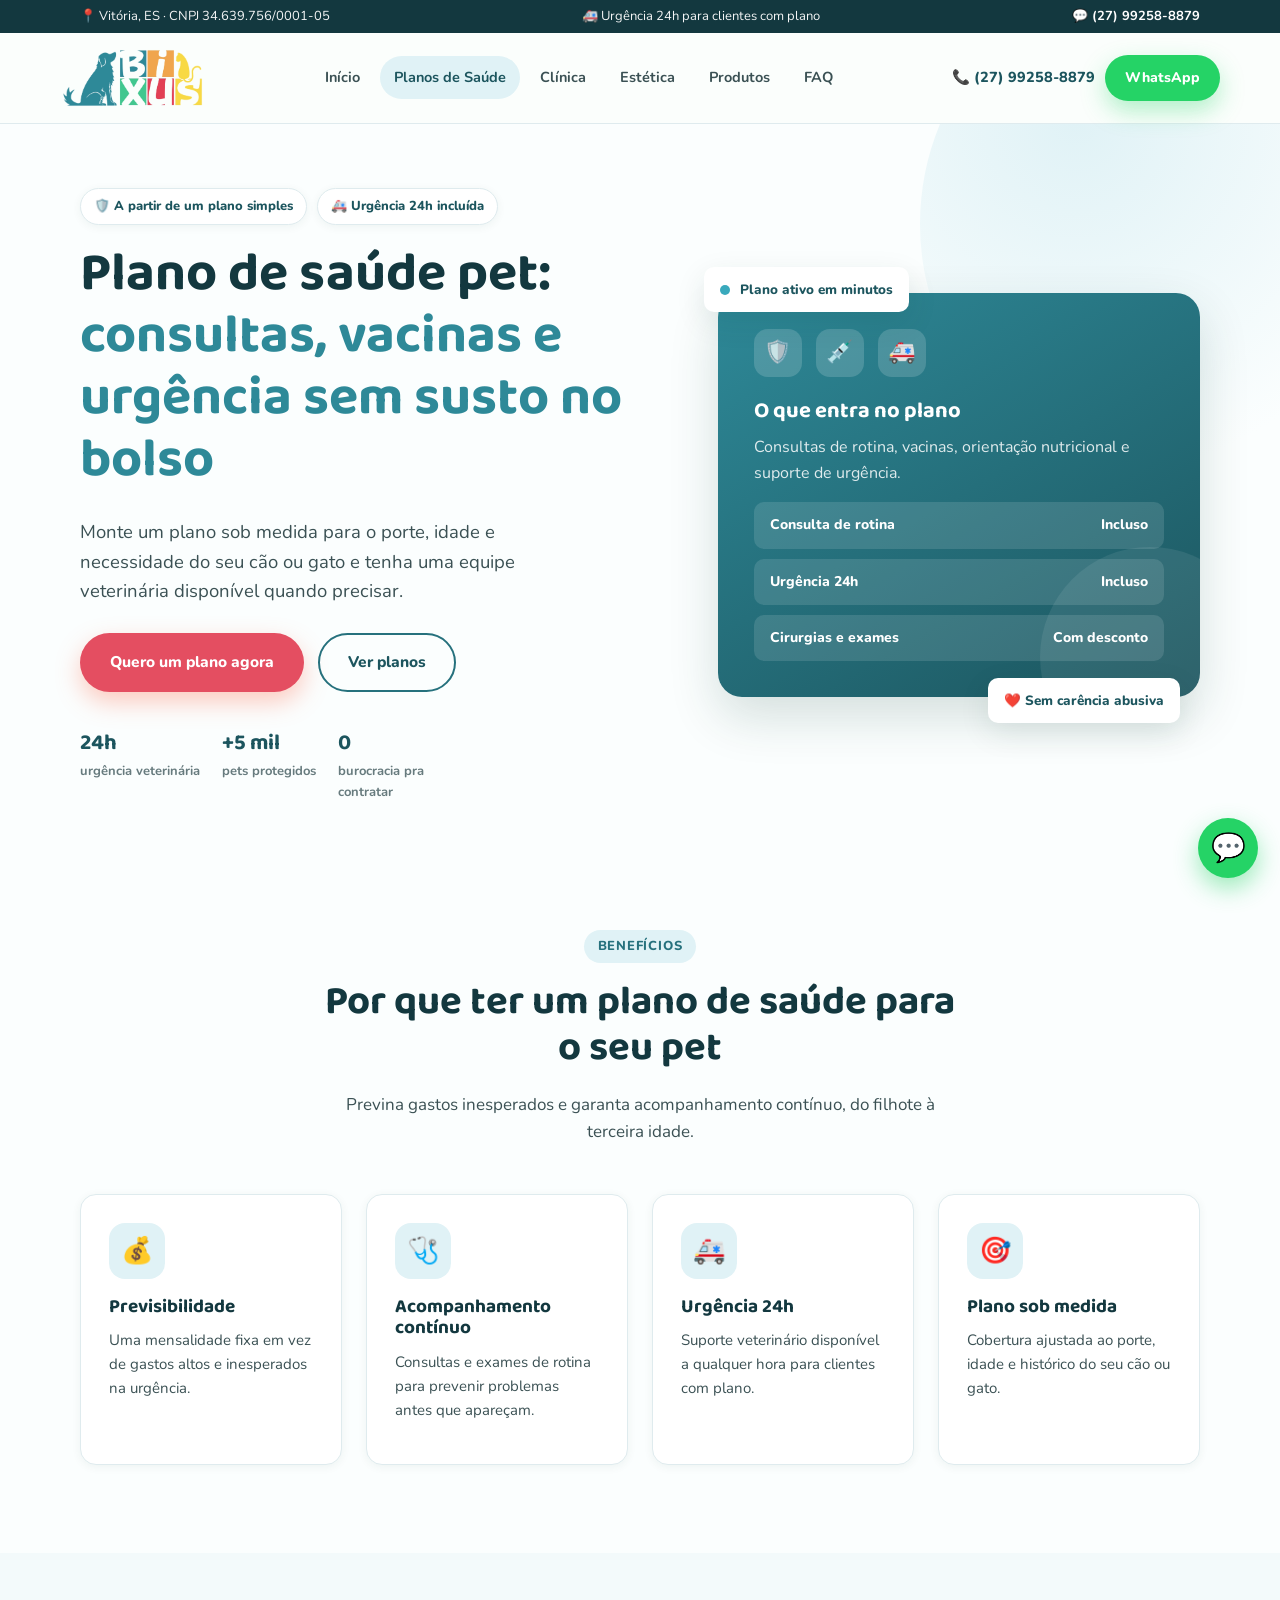
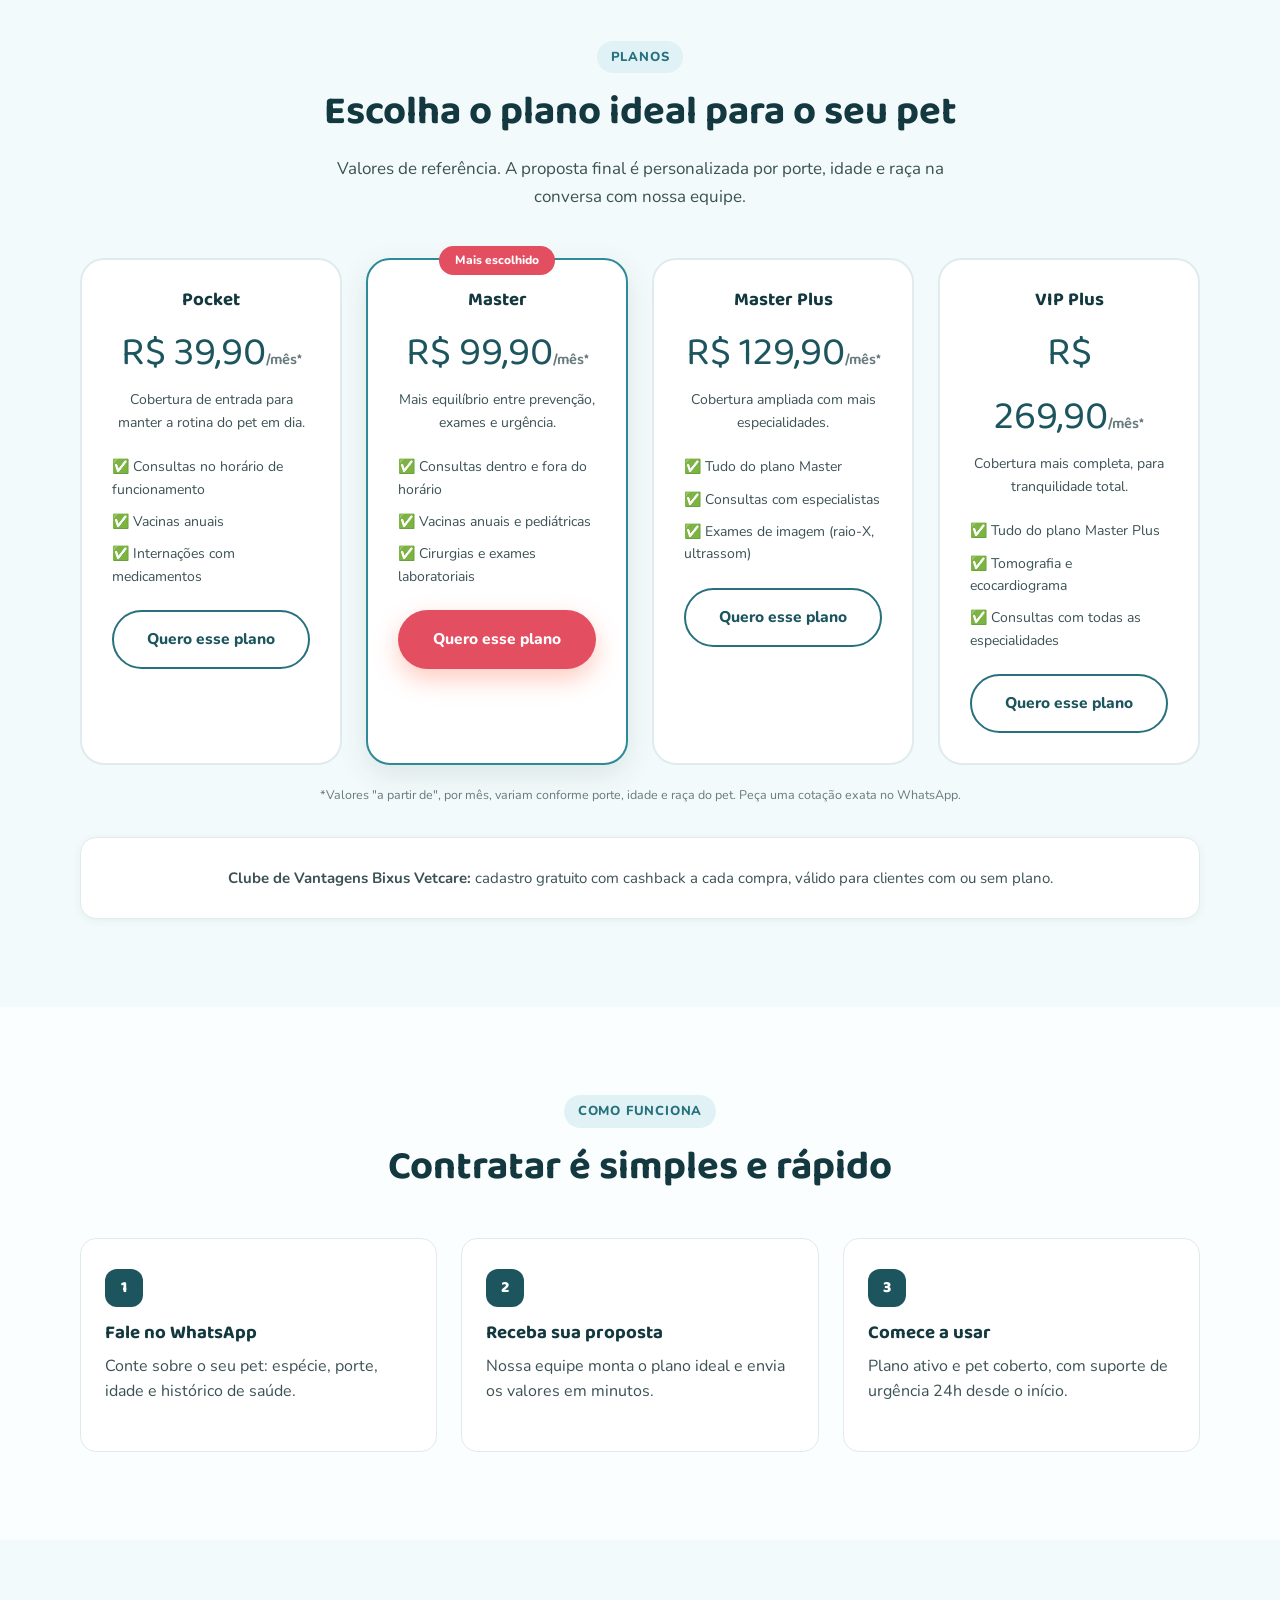
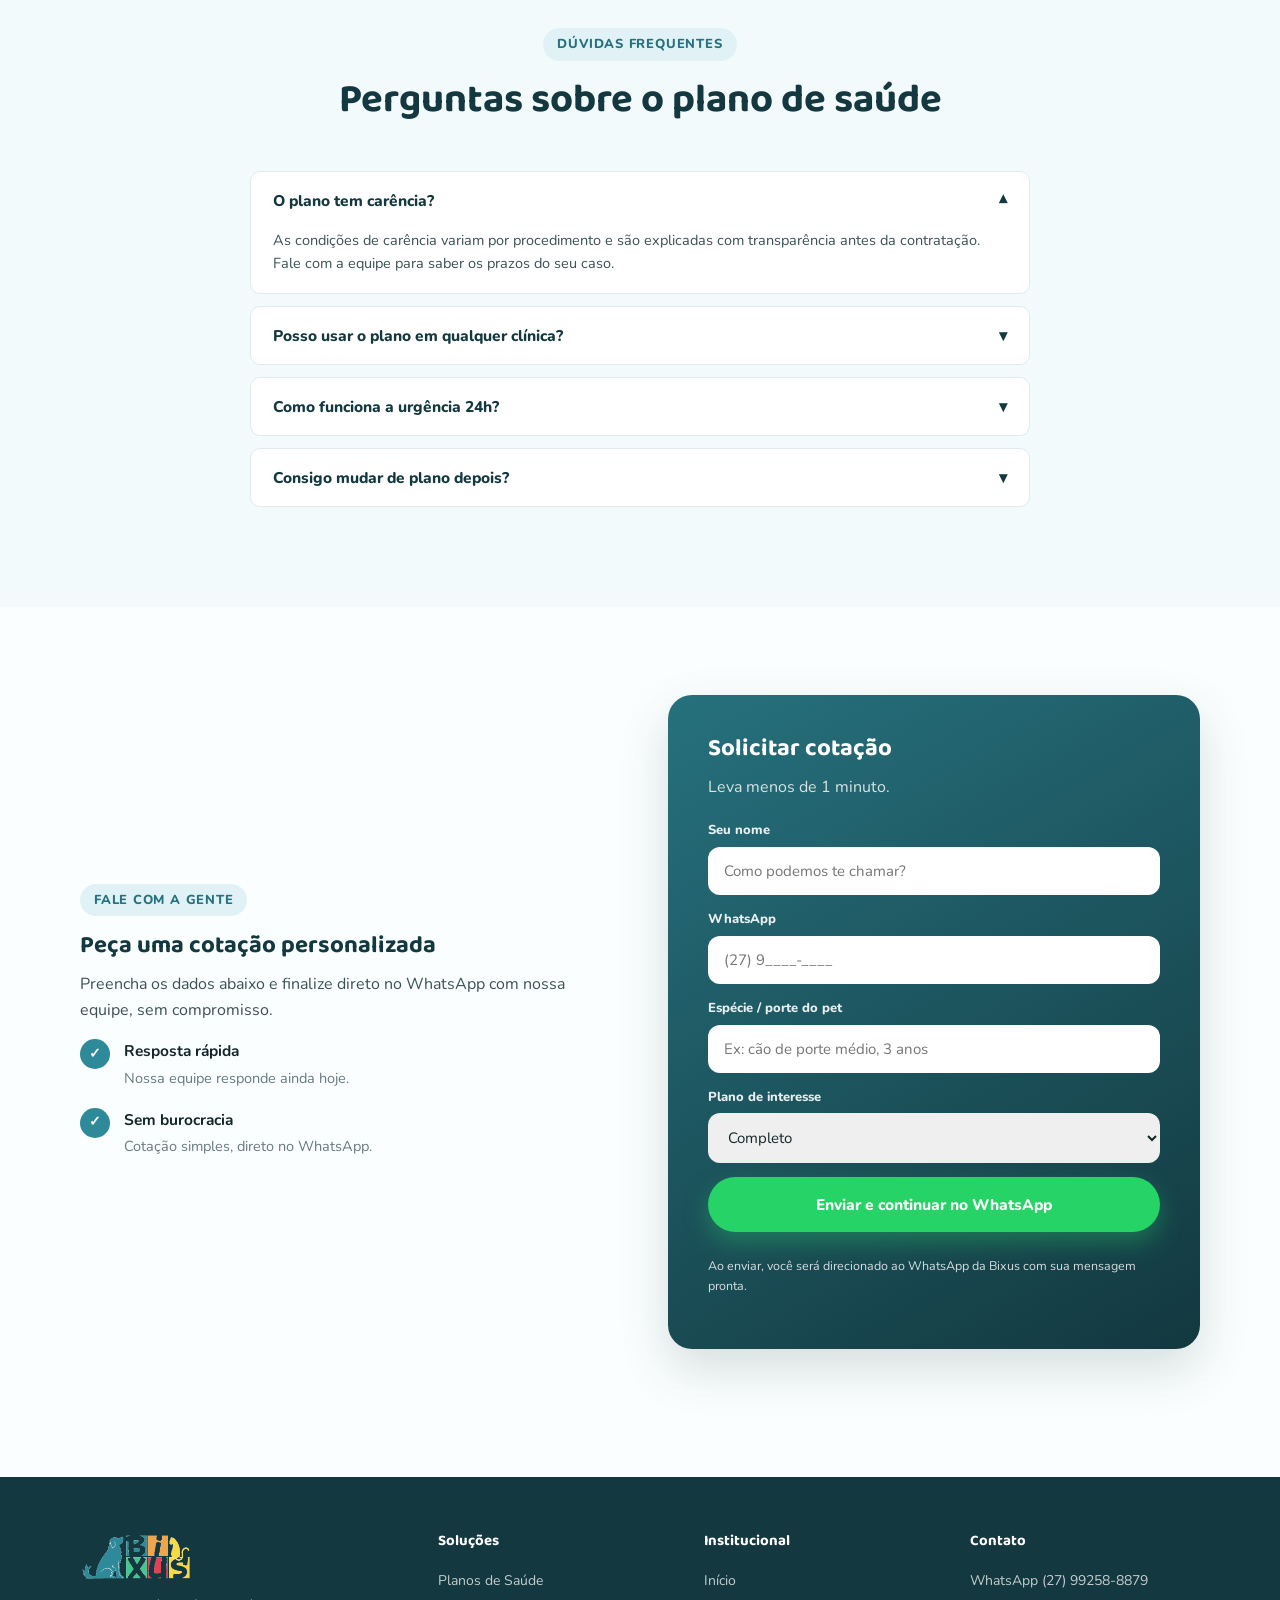
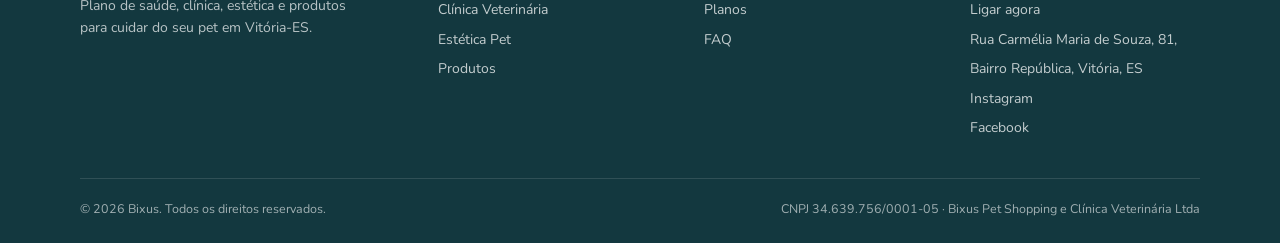
<file: planos-de-saude.html>
<!DOCTYPE html>
<html lang="pt-BR">
<head>
<meta charset="UTF-8">
<meta name="viewport" content="width=device-width, initial-scale=1.0">
<title>Plano de Saúde Pet em Vitória-ES | Bixus</title>
<meta name="description" content="Plano de saúde para cães e gatos com consultas, vacinas, exames e urgência 24h. Monte o plano ideal para o seu pet. Fale agora no WhatsApp.">
<meta name="keywords" content="plano de saúde pet, plano veterinário Vitória, plano pet urgência 24h, assinatura pet">
<link rel="canonical" href="https://www.bixus.com.br/planos-de-saude.html">
<meta name="theme-color" content="#1D6F86">
<link rel="icon" type="image/png" href="favicon.png">
<link rel="apple-touch-icon" href="favicon.png">
<link rel="preconnect" href="https://fonts.googleapis.com">
<link href="https://fonts.googleapis.com/css2?family=Baloo+2:wght@600;700;800&family=Nunito:wght@400;600;700;800&display=swap" rel="stylesheet">
<link rel="stylesheet" href="style.css?v=3">
</head>
<body>

<div class="topbar">
  <div class="container">
    <div class="topbar-item">📍 Vitória, ES · CNPJ 34.639.756/0001-05</div>
    <div class="topbar-item hide-mobile">🚑 Urgência 24h para clientes com plano</div>
    <a href="#contato">💬 (27) 99258-8879</a>
  </div>
</div>

<header class="site-header">
  <div class="container header-inner">
    <a href="index.html" class="brand"><img src="bixus-logo.png" alt="Bixus" class="brand-logo"></a>
    <nav class="nav">
      <a href="index.html">Início</a>
      <a href="planos-de-saude.html" class="active">Planos de Saúde</a>
      <a href="clinica.html">Clínica</a>
      <a href="estetica.html">Estética</a>
      <a href="produtos.html">Produtos</a>
      <a href="#faq">FAQ</a>
    </nav>
    <div class="header-cta">
      <span class="header-phone">📞 (27) 99258-8879</span>
      <a class="btn btn-wa btn-sm" href="#contato">WhatsApp</a>
      <button class="menu-toggle" aria-label="Abrir menu" aria-expanded="false">
        <svg width="26" height="26" viewBox="0 0 24 24" fill="none"><path d="M3 6h18M3 12h18M3 18h18" stroke="currentColor" stroke-width="2" stroke-linecap="round"/></svg>
      </button>
    </div>
  </div>
</header>

<!-- HERO -->
<section class="hero">
  <div class="container hero-grid">
    <div>
      <div class="hero-badges">
        <span class="badge">🛡️ A partir de um plano simples</span>
        <span class="badge">🚑 Urgência 24h incluída</span>
      </div>
      <h1>Plano de saúde pet: <span style="color:var(--teal-600)">consultas, vacinas e urgência sem susto no bolso</span></h1>
      <p class="lead">Monte um plano sob medida para o porte, idade e necessidade do seu cão ou gato e tenha uma equipe veterinária disponível quando precisar.</p>
      <div class="hero-ctas">
        <a class="btn btn-primary" href="#contato">Quero um plano agora</a>
        <a class="btn btn-ghost" href="#planos">Ver planos</a>
      </div>
      <div class="hero-trust">
        <div><strong>24h</strong>urgência veterinária</div>
        <div><strong>+5 mil</strong>pets protegidos</div>
        <div><strong>0</strong>burocracia pra contratar</div>
      </div>
    </div>
    <div class="hero-art">
      <div class="floating-chip c1"><span class="dot"></span> Plano ativo em minutos</div>
      <div class="art-card">
        <div class="art-icon-row">
          <div class="art-icon">🛡️</div>
          <div class="art-icon">💉</div>
          <div class="art-icon">🚑</div>
        </div>
        <h3>O que entra no plano</h3>
        <p>Consultas de rotina, vacinas, orientação nutricional e suporte de urgência.</p>
        <div class="mini-stat"><span>Consulta de rotina</span><span>Incluso</span></div>
        <div class="mini-stat"><span>Urgência 24h</span><span>Incluso</span></div>
        <div class="mini-stat"><span>Cirurgias e exames</span><span>Com desconto</span></div>
      </div>
      <div class="floating-chip c2">❤️ Sem carência abusiva</div>
    </div>
  </div>
</section>

<!-- BENEFÍCIOS -->
<section class="section">
  <div class="container">
    <div class="section-head reveal">
      <span class="eyebrow">Benefícios</span>
      <h2>Por que ter um plano de saúde para o seu pet</h2>
      <p>Previna gastos inesperados e garanta acompanhamento contínuo, do filhote à terceira idade.</p>
    </div>
    <div class="grid-4">
      <div class="card reveal"><div class="icon-tile">💰</div><h3>Previsibilidade</h3><p>Uma mensalidade fixa em vez de gastos altos e inesperados na urgência.</p></div>
      <div class="card reveal"><div class="icon-tile">🩺</div><h3>Acompanhamento contínuo</h3><p>Consultas e exames de rotina para prevenir problemas antes que apareçam.</p></div>
      <div class="card reveal"><div class="icon-tile">🚑</div><h3>Urgência 24h</h3><p>Suporte veterinário disponível a qualquer hora para clientes com plano.</p></div>
      <div class="card reveal"><div class="icon-tile">🎯</div><h3>Plano sob medida</h3><p>Cobertura ajustada ao porte, idade e histórico do seu cão ou gato.</p></div>
    </div>
  </div>
</section>

<!-- PLANOS -->
<section class="section section--alt" id="planos">
  <div class="container">
    <div class="section-head reveal">
      <span class="eyebrow">Planos</span>
      <h2>Escolha o plano ideal para o seu pet</h2>
      <p>Valores de referência. A proposta final é personalizada por porte, idade e raça na conversa com nossa equipe.</p>
    </div>
    <div class="grid-4">
      <div class="price-card reveal">
        <h3>Pocket</h3>
        <div class="amount">R$ 39,90<span>/mês*</span></div>
        <p style="font-size:14px">Cobertura de entrada para manter a rotina do pet em dia.</p>
        <ul class="price-list">
          <li>✅ Consultas no horário de funcionamento</li>
          <li>✅ Vacinas anuais</li>
          <li>✅ Internações com medicamentos</li>
        </ul>
        <a class="btn btn-ghost btn-block" href="#contato">Quero esse plano</a>
      </div>
      <div class="price-card featured reveal">
        <span class="tag">Mais escolhido</span>
        <h3>Master</h3>
        <div class="amount">R$ 99,90<span>/mês*</span></div>
        <p style="font-size:14px">Mais equilíbrio entre prevenção, exames e urgência.</p>
        <ul class="price-list">
          <li>✅ Consultas dentro e fora do horário</li>
          <li>✅ Vacinas anuais e pediátricas</li>
          <li>✅ Cirurgias e exames laboratoriais</li>
        </ul>
        <a class="btn btn-primary btn-block" href="#contato">Quero esse plano</a>
      </div>
      <div class="price-card reveal">
        <h3>Master Plus</h3>
        <div class="amount">R$ 129,90<span>/mês*</span></div>
        <p style="font-size:14px">Cobertura ampliada com mais especialidades.</p>
        <ul class="price-list">
          <li>✅ Tudo do plano Master</li>
          <li>✅ Consultas com especialistas</li>
          <li>✅ Exames de imagem (raio-X, ultrassom)</li>
        </ul>
        <a class="btn btn-ghost btn-block" href="#contato">Quero esse plano</a>
      </div>
      <div class="price-card reveal">
        <h3>VIP Plus</h3>
        <div class="amount">R$ 269,90<span>/mês*</span></div>
        <p style="font-size:14px">Cobertura mais completa, para tranquilidade total.</p>
        <ul class="price-list">
          <li>✅ Tudo do plano Master Plus</li>
          <li>✅ Tomografia e ecocardiograma</li>
          <li>✅ Consultas com todas as especialidades</li>
        </ul>
        <a class="btn btn-ghost btn-block" href="#contato">Quero esse plano</a>
      </div>
    </div>
    <p style="text-align:center; font-size:12.5px; color:var(--ink-500); margin-top:20px;">*Valores "a partir de", por mês, variam conforme porte, idade e raça do pet. Peça uma cotação exata no WhatsApp.</p>
    <div class="card reveal" style="margin-top:32px; text-align:center;">
      <p style="margin:0"><strong>Clube de Vantagens Bixus Vetcare:</strong> cadastro gratuito com cashback a cada compra, válido para clientes com ou sem plano.</p>
    </div>
  </div>
</section>

<!-- COMO FUNCIONA -->
<section class="section">
  <div class="container">
    <div class="section-head reveal">
      <span class="eyebrow">Como funciona</span>
      <h2>Contratar é simples e rápido</h2>
    </div>
    <div class="steps">
      <div class="step reveal"><div class="num">1</div><h3>Fale no WhatsApp</h3><p>Conte sobre o seu pet: espécie, porte, idade e histórico de saúde.</p></div>
      <div class="step reveal"><div class="num">2</div><h3>Receba sua proposta</h3><p>Nossa equipe monta o plano ideal e envia os valores em minutos.</p></div>
      <div class="step reveal"><div class="num">3</div><h3>Comece a usar</h3><p>Plano ativo e pet coberto, com suporte de urgência 24h desde o início.</p></div>
    </div>
  </div>
</section>

<!-- FAQ -->
<section class="section section--alt" id="faq">
  <div class="container" style="max-width:820px">
    <div class="section-head reveal">
      <span class="eyebrow">Dúvidas frequentes</span>
      <h2>Perguntas sobre o plano de saúde</h2>
    </div>
    <div class="faq-item reveal open">
      <button class="faq-q">O plano tem carência? <span class="chev">▾</span></button>
      <div class="faq-a"><p>As condições de carência variam por procedimento e são explicadas com transparência antes da contratação. Fale com a equipe para saber os prazos do seu caso.</p></div>
    </div>
    <div class="faq-item reveal">
      <button class="faq-q">Posso usar o plano em qualquer clínica? <span class="chev">▾</span></button>
      <div class="faq-a"><p>O plano é utilizado na Clínica Bixus, com toda a estrutura e equipe já preparadas para o seu pet.</p></div>
    </div>
    <div class="faq-item reveal">
      <button class="faq-q">Como funciona a urgência 24h? <span class="chev">▾</span></button>
      <div class="faq-a"><p>Clientes com plano ativo têm um canal direto de atendimento para emergências a qualquer hora do dia ou da noite.</p></div>
    </div>
    <div class="faq-item reveal">
      <button class="faq-q">Consigo mudar de plano depois? <span class="chev">▾</span></button>
      <div class="faq-a"><p>Sim. Você pode fazer upgrade ou ajustar a cobertura conforme a fase de vida do seu pet.</p></div>
    </div>
  </div>
</section>

<!-- LEAD FORM -->
<section class="section" id="contato">
  <div class="container">
    <div class="split">
      <div class="reveal">
        <span class="eyebrow">Fale com a gente</span>
        <h2>Peça uma cotação personalizada</h2>
        <p>Preencha os dados abaixo e finalize direto no WhatsApp com nossa equipe, sem compromisso.</p>
        <div class="check-list">
          <div class="check-item"><div class="ic">✓</div><div><strong>Resposta rápida</strong><span>Nossa equipe responde ainda hoje.</span></div></div>
          <div class="check-item"><div class="ic">✓</div><div><strong>Sem burocracia</strong><span>Cotação simples, direto no WhatsApp.</span></div></div>
        </div>
      </div>
      <div class="lead-panel reveal">
        <h2>Solicitar cotação</h2>
        <p>Leva menos de 1 minuto.</p>
        <form class="lead-form form-grid">
          <div>
            <label>Seu nome</label>
            <input type="text" name="nome" placeholder="Como podemos te chamar?" required>
          </div>
          <div>
            <label>WhatsApp</label>
            <input type="tel" name="telefone" placeholder="(27) 9____-____" required>
          </div>
          <div>
            <label>Espécie / porte do pet</label>
            <input type="text" name="pet" placeholder="Ex: cão de porte médio, 3 anos">
          </div>
          <div>
            <label>Plano de interesse</label>
            <select name="interesse">
              <option>Essencial</option>
              <option selected>Completo</option>
              <option>Premium</option>
              <option>Não sei ainda</option>
            </select>
          </div>
          <button type="submit" class="btn btn-wa btn-block">Enviar e continuar no WhatsApp</button>
          <p class="form-note">Ao enviar, você será direcionado ao WhatsApp da Bixus com sua mensagem pronta.</p>
        </form>
      </div>
    </div>
  </div>
</section>

<footer class="site-footer">
  <div class="container">
    <div class="footer-grid">
      <div>
        <div class="footer-brand"><img src="bixus-logo.png" alt="Bixus" class="footer-logo"></div>
        <p style="color:rgba(255,255,255,.7); font-size:14px; max-width:280px;">Plano de saúde, clínica, estética e produtos para cuidar do seu pet em Vitória-ES.</p>
      </div>
      <div>
        <h4>Soluções</h4>
        <a href="planos-de-saude.html">Planos de Saúde</a><br>
        <a href="clinica.html">Clínica Veterinária</a><br>
        <a href="estetica.html">Estética Pet</a><br>
        <a href="produtos.html">Produtos</a>
      </div>
      <div>
        <h4>Institucional</h4>
        <a href="index.html">Início</a><br>
        <a href="#planos">Planos</a><br>
        <a href="#faq">FAQ</a>
      </div>
      <div>
        <h4>Contato</h4>
        <a href="#contato">WhatsApp (27) 99258-8879</a><br>
        <a href="tel:+5527992588879">Ligar agora</a><br>
        <a href="https://maps.app.goo.gl/F61PYmscsrHYuHVz8" target="_blank" rel="noopener">Rua Carmélia Maria de Souza, 81, Bairro República, Vitória, ES</a><br>
        <a href="https://www.instagram.com/bixusveterinaria" target="_blank" rel="noopener">Instagram</a><br>
        <a href="https://web.facebook.com/bixusveterinaria" target="_blank" rel="noopener">Facebook</a>
      </div>
    </div>
    <div class="footer-bottom">
      <span>© <span id="year"></span> Bixus. Todos os direitos reservados.</span>
      <span>CNPJ 34.639.756/0001-05 &middot; Bixus Pet Shopping e Clínica Veterinária Ltda</span>
    </div>
  </div>
</footer>

<a class="wa-float" href="#contato" aria-label="Falar no WhatsApp">💬</a>

<script>document.getElementById('year').textContent = new Date().getFullYear();</script>
<script src="script.js"></script>
</body>
</html>
</file>
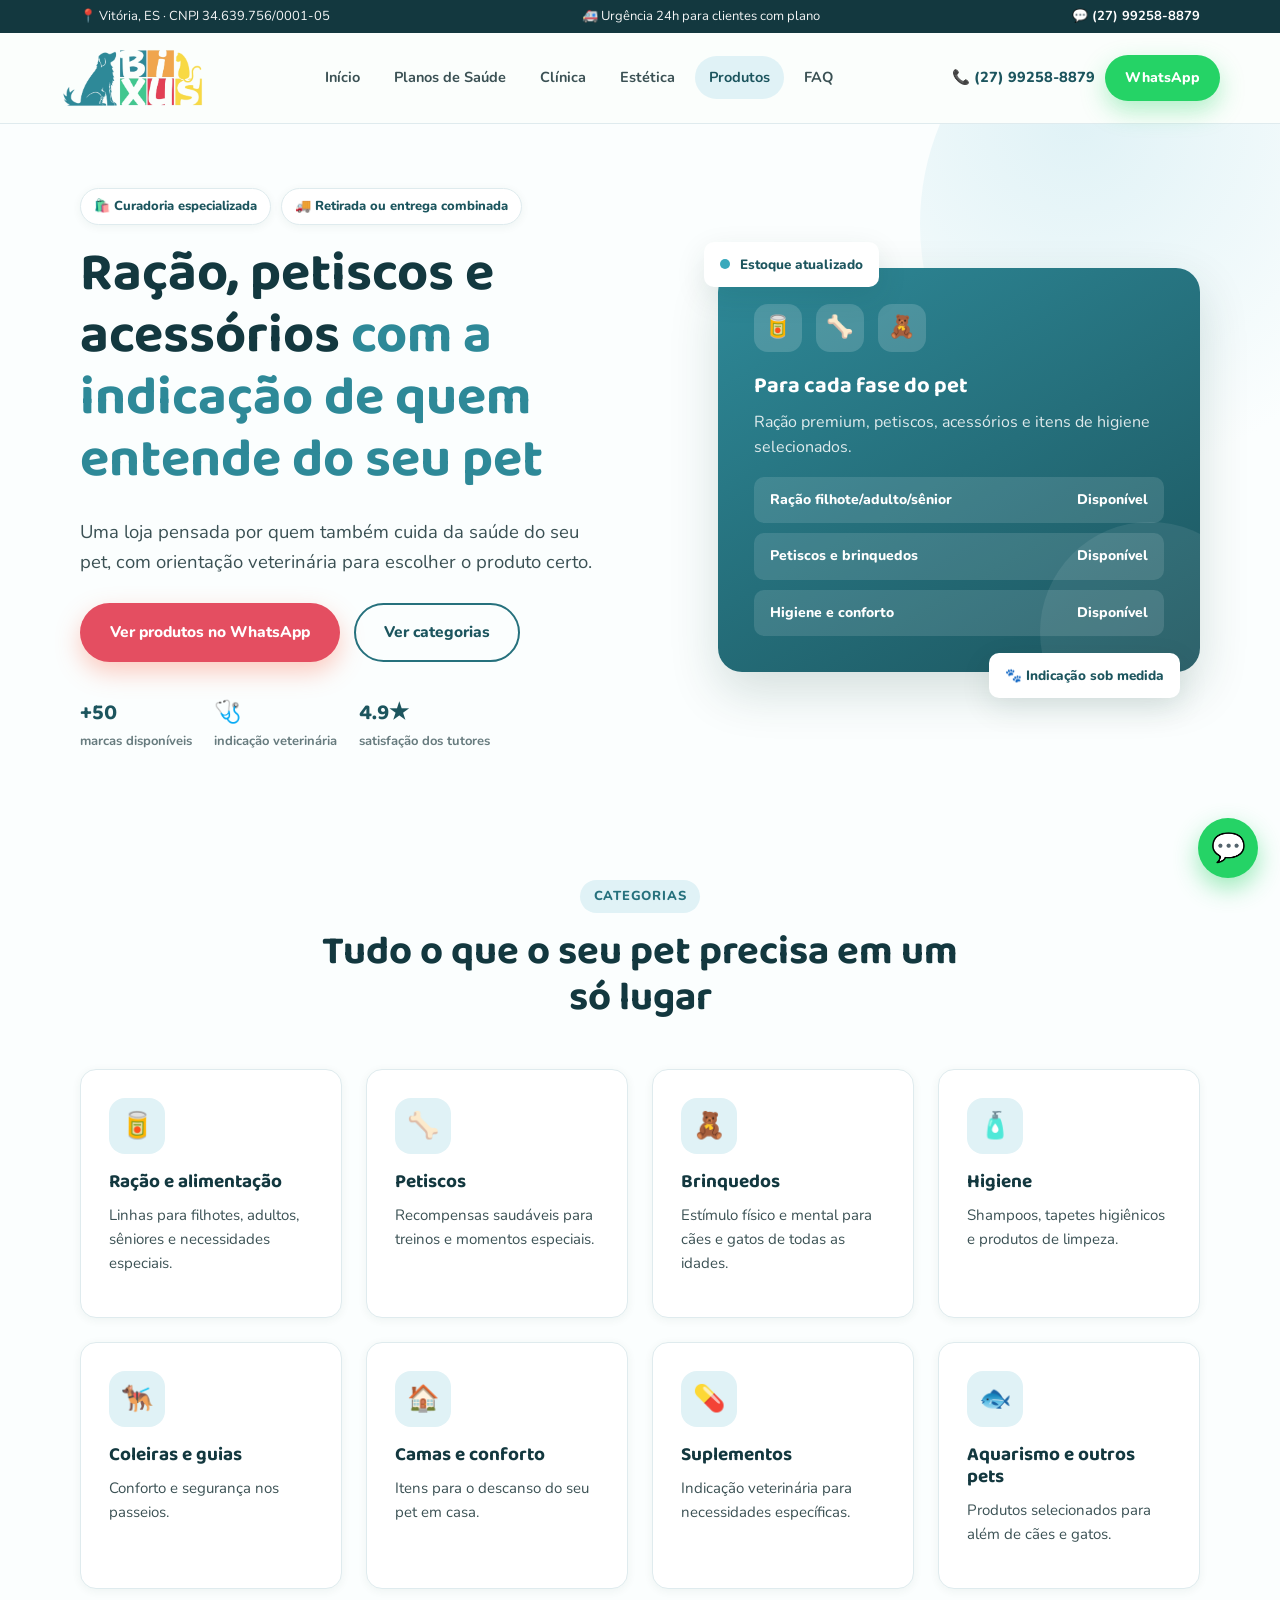
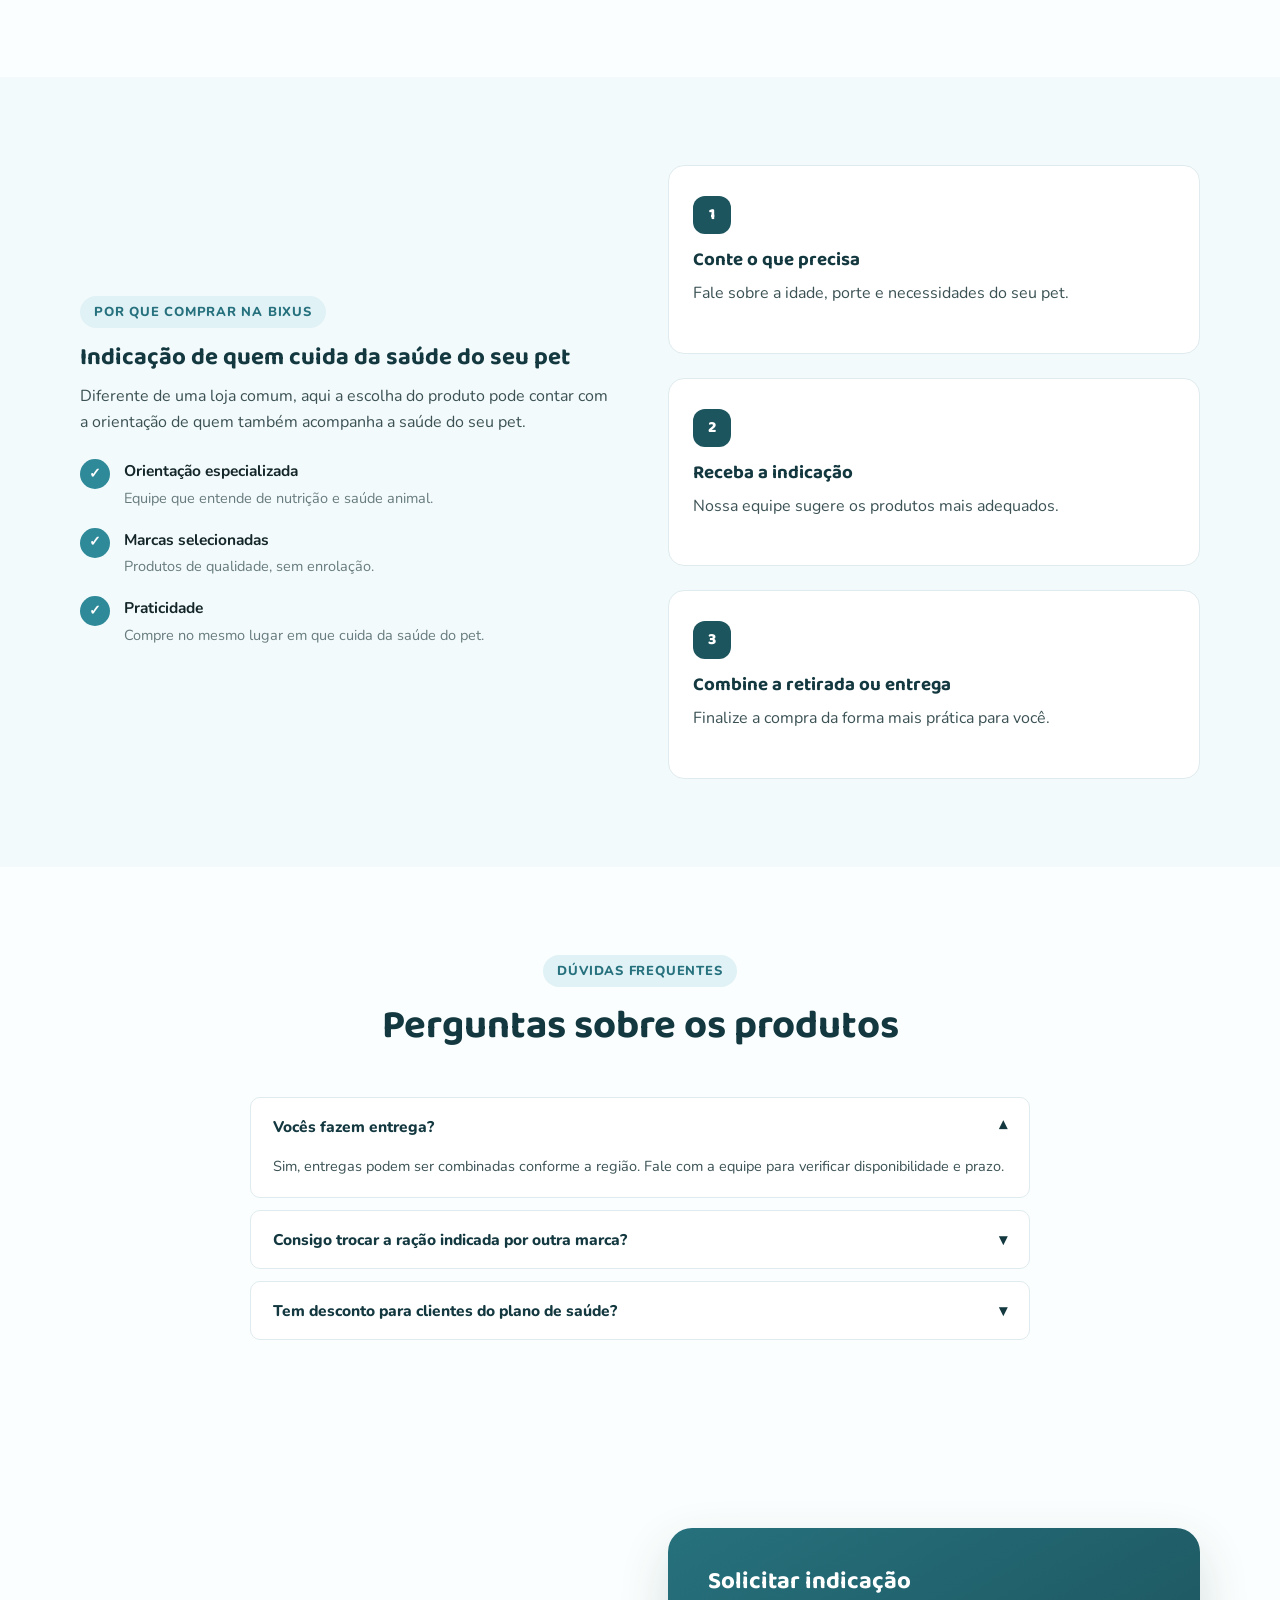
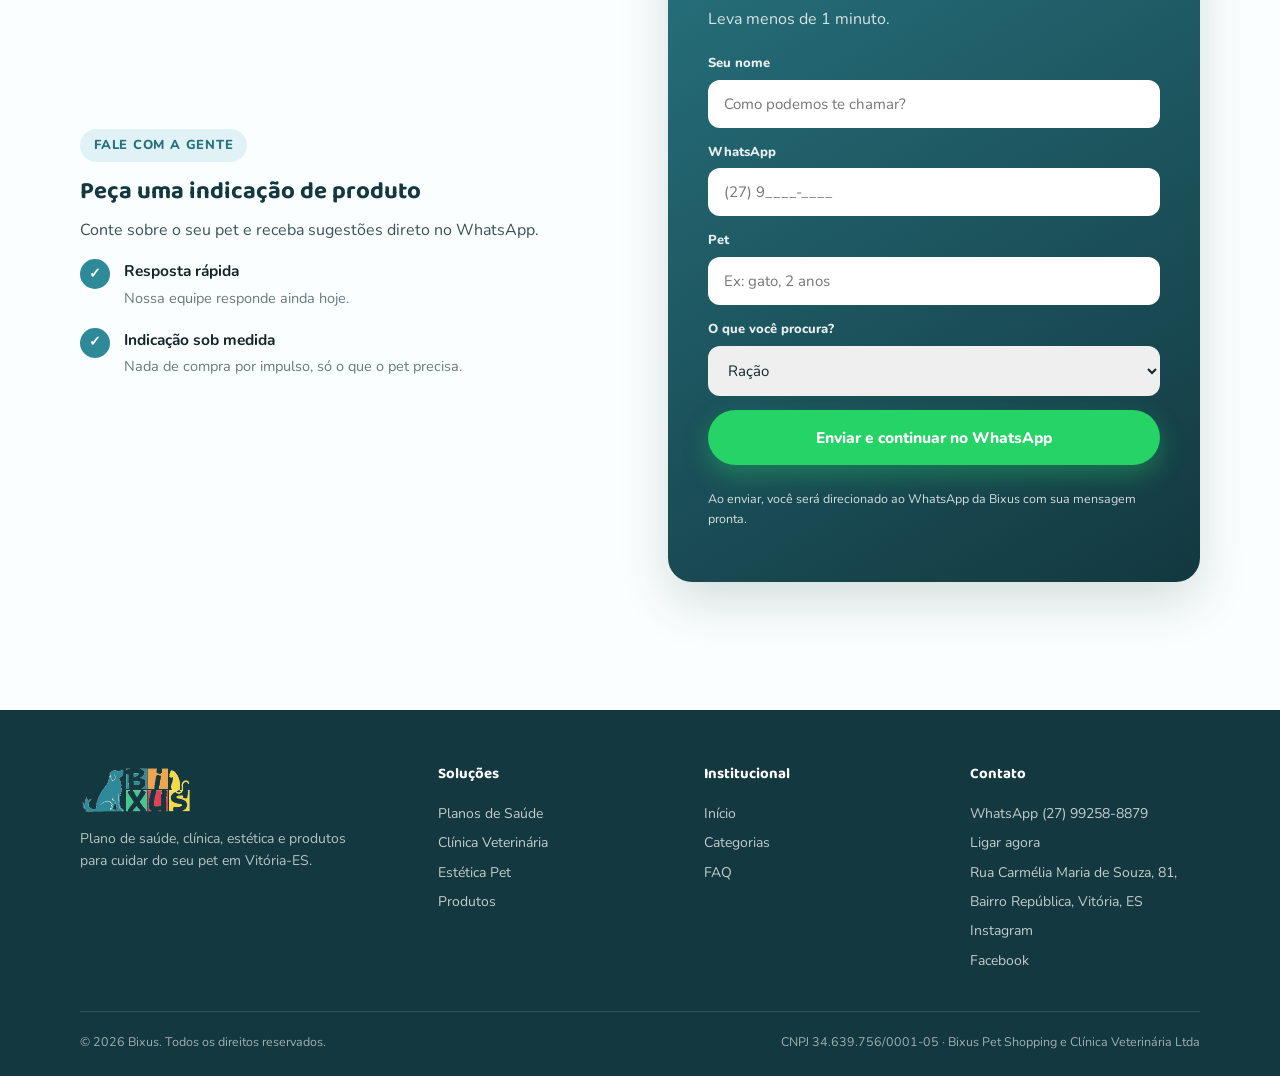
<file: produtos.html>
<!DOCTYPE html>
<html lang="pt-BR">
<head>
<meta charset="UTF-8">
<meta name="viewport" content="width=device-width, initial-scale=1.0">
<title>Produtos Pet em Vitória-ES | Ração, Petiscos e Acessórios | Bixus</title>
<meta name="description" content="Ração, petiscos, acessórios e itens de higiene para cães e gatos, com orientação especializada. Fale agora no WhatsApp.">
<meta name="keywords" content="loja pet Vitória, ração para cães, ração para gatos, acessórios pet, petiscos pet">
<link rel="canonical" href="https://www.bixus.com.br/produtos.html">
<meta name="theme-color" content="#1D6F86">
<link rel="icon" type="image/png" href="favicon.png">
<link rel="apple-touch-icon" href="favicon.png">
<link rel="preconnect" href="https://fonts.googleapis.com">
<link href="https://fonts.googleapis.com/css2?family=Baloo+2:wght@600;700;800&family=Nunito:wght@400;600;700;800&display=swap" rel="stylesheet">
<link rel="stylesheet" href="style.css?v=3">
</head>
<body>

<div class="topbar">
  <div class="container">
    <div class="topbar-item">📍 Vitória, ES · CNPJ 34.639.756/0001-05</div>
    <div class="topbar-item hide-mobile">🚑 Urgência 24h para clientes com plano</div>
    <a href="#contato">💬 (27) 99258-8879</a>
  </div>
</div>

<header class="site-header">
  <div class="container header-inner">
    <a href="index.html" class="brand"><img src="bixus-logo.png" alt="Bixus" class="brand-logo"></a>
    <nav class="nav">
      <a href="index.html">Início</a>
      <a href="planos-de-saude.html">Planos de Saúde</a>
      <a href="clinica.html">Clínica</a>
      <a href="estetica.html">Estética</a>
      <a href="produtos.html" class="active">Produtos</a>
      <a href="#faq">FAQ</a>
    </nav>
    <div class="header-cta">
      <span class="header-phone">📞 (27) 99258-8879</span>
      <a class="btn btn-wa btn-sm" href="#contato">WhatsApp</a>
      <button class="menu-toggle" aria-label="Abrir menu" aria-expanded="false">
        <svg width="26" height="26" viewBox="0 0 24 24" fill="none"><path d="M3 6h18M3 12h18M3 18h18" stroke="currentColor" stroke-width="2" stroke-linecap="round"/></svg>
      </button>
    </div>
  </div>
</header>

<!-- HERO -->
<section class="hero">
  <div class="container hero-grid">
    <div>
      <div class="hero-badges">
        <span class="badge">🛍️ Curadoria especializada</span>
        <span class="badge">🚚 Retirada ou entrega combinada</span>
      </div>
      <h1>Ração, petiscos e acessórios <span style="color:var(--teal-600)">com a indicação de quem entende do seu pet</span></h1>
      <p class="lead">Uma loja pensada por quem também cuida da saúde do seu pet, com orientação veterinária para escolher o produto certo.</p>
      <div class="hero-ctas">
        <a class="btn btn-primary" href="#contato">Ver produtos no WhatsApp</a>
        <a class="btn btn-ghost" href="#categorias">Ver categorias</a>
      </div>
      <div class="hero-trust">
        <div><strong>+50</strong>marcas disponíveis</div>
        <div><strong>🩺</strong>indicação veterinária</div>
        <div><strong>4.9★</strong>satisfação dos tutores</div>
      </div>
    </div>
    <div class="hero-art">
      <div class="floating-chip c1"><span class="dot"></span> Estoque atualizado</div>
      <div class="art-card">
        <div class="art-icon-row">
          <div class="art-icon">🥫</div>
          <div class="art-icon">🦴</div>
          <div class="art-icon">🧸</div>
        </div>
        <h3>Para cada fase do pet</h3>
        <p>Ração premium, petiscos, acessórios e itens de higiene selecionados.</p>
        <div class="mini-stat"><span>Ração filhote/adulto/sênior</span><span>Disponível</span></div>
        <div class="mini-stat"><span>Petiscos e brinquedos</span><span>Disponível</span></div>
        <div class="mini-stat"><span>Higiene e conforto</span><span>Disponível</span></div>
      </div>
      <div class="floating-chip c2">🐾 Indicação sob medida</div>
    </div>
  </div>
</section>

<!-- CATEGORIAS -->
<section class="section" id="categorias">
  <div class="container">
    <div class="section-head reveal">
      <span class="eyebrow">Categorias</span>
      <h2>Tudo o que o seu pet precisa em um só lugar</h2>
    </div>
    <div class="grid-4">
      <div class="card reveal"><div class="icon-tile">🥫</div><h3>Ração e alimentação</h3><p>Linhas para filhotes, adultos, sêniores e necessidades especiais.</p></div>
      <div class="card reveal"><div class="icon-tile">🦴</div><h3>Petiscos</h3><p>Recompensas saudáveis para treinos e momentos especiais.</p></div>
      <div class="card reveal"><div class="icon-tile">🧸</div><h3>Brinquedos</h3><p>Estímulo físico e mental para cães e gatos de todas as idades.</p></div>
      <div class="card reveal"><div class="icon-tile">🧴</div><h3>Higiene</h3><p>Shampoos, tapetes higiênicos e produtos de limpeza.</p></div>
      <div class="card reveal"><div class="icon-tile">🐕‍🦺</div><h3>Coleiras e guias</h3><p>Conforto e segurança nos passeios.</p></div>
      <div class="card reveal"><div class="icon-tile">🏠</div><h3>Camas e conforto</h3><p>Itens para o descanso do seu pet em casa.</p></div>
      <div class="card reveal"><div class="icon-tile">💊</div><h3>Suplementos</h3><p>Indicação veterinária para necessidades específicas.</p></div>
      <div class="card reveal"><div class="icon-tile">🐟</div><h3>Aquarismo e outros pets</h3><p>Produtos selecionados para além de cães e gatos.</p></div>
    </div>
  </div>
</section>

<!-- POR QUE COMPRAR -->
<section class="section section--alt">
  <div class="container split">
    <div class="reveal">
      <span class="eyebrow">Por que comprar na Bixus</span>
      <h2>Indicação de quem cuida da saúde do seu pet</h2>
      <p>Diferente de uma loja comum, aqui a escolha do produto pode contar com a orientação de quem também acompanha a saúde do seu pet.</p>
      <div class="check-list" style="margin-top:24px">
        <div class="check-item"><div class="ic">✓</div><div><strong>Orientação especializada</strong><span>Equipe que entende de nutrição e saúde animal.</span></div></div>
        <div class="check-item"><div class="ic">✓</div><div><strong>Marcas selecionadas</strong><span>Produtos de qualidade, sem enrolação.</span></div></div>
        <div class="check-item"><div class="ic">✓</div><div><strong>Praticidade</strong><span>Compre no mesmo lugar em que cuida da saúde do pet.</span></div></div>
      </div>
    </div>
    <div class="reveal">
      <div class="steps" style="grid-template-columns:1fr">
        <div class="step"><div class="num">1</div><h3>Conte o que precisa</h3><p>Fale sobre a idade, porte e necessidades do seu pet.</p></div>
        <div class="step"><div class="num">2</div><h3>Receba a indicação</h3><p>Nossa equipe sugere os produtos mais adequados.</p></div>
        <div class="step"><div class="num">3</div><h3>Combine a retirada ou entrega</h3><p>Finalize a compra da forma mais prática para você.</p></div>
      </div>
    </div>
  </div>
</section>

<!-- FAQ -->
<section class="section" id="faq">
  <div class="container" style="max-width:820px">
    <div class="section-head reveal">
      <span class="eyebrow">Dúvidas frequentes</span>
      <h2>Perguntas sobre os produtos</h2>
    </div>
    <div class="faq-item reveal open">
      <button class="faq-q">Vocês fazem entrega? <span class="chev">▾</span></button>
      <div class="faq-a"><p>Sim, entregas podem ser combinadas conforme a região. Fale com a equipe para verificar disponibilidade e prazo.</p></div>
    </div>
    <div class="faq-item reveal">
      <button class="faq-q">Consigo trocar a ração indicada por outra marca? <span class="chev">▾</span></button>
      <div class="faq-a"><p>Sim, trabalhamos com diferentes marcas e ajudamos a encontrar a opção ideal para o seu orçamento e necessidade do pet.</p></div>
    </div>
    <div class="faq-item reveal">
      <button class="faq-q">Tem desconto para clientes do plano de saúde? <span class="chev">▾</span></button>
      <div class="faq-a"><p>Sim, clientes com plano ativo contam com condições especiais em produtos selecionados.</p></div>
    </div>
  </div>
</section>

<!-- LEAD FORM -->
<section class="section" id="contato">
  <div class="container">
    <div class="split">
      <div class="reveal">
        <span class="eyebrow">Fale com a gente</span>
        <h2>Peça uma indicação de produto</h2>
        <p>Conte sobre o seu pet e receba sugestões direto no WhatsApp.</p>
        <div class="check-list">
          <div class="check-item"><div class="ic">✓</div><div><strong>Resposta rápida</strong><span>Nossa equipe responde ainda hoje.</span></div></div>
          <div class="check-item"><div class="ic">✓</div><div><strong>Indicação sob medida</strong><span>Nada de compra por impulso, só o que o pet precisa.</span></div></div>
        </div>
      </div>
      <div class="lead-panel reveal">
        <h2>Solicitar indicação</h2>
        <p>Leva menos de 1 minuto.</p>
        <form class="lead-form form-grid">
          <div>
            <label>Seu nome</label>
            <input type="text" name="nome" placeholder="Como podemos te chamar?" required>
          </div>
          <div>
            <label>WhatsApp</label>
            <input type="tel" name="telefone" placeholder="(27) 9____-____" required>
          </div>
          <div>
            <label>Pet</label>
            <input type="text" name="pet" placeholder="Ex: gato, 2 anos">
          </div>
          <div>
            <label>O que você procura?</label>
            <select name="interesse">
              <option>Ração</option>
              <option>Petiscos</option>
              <option>Brinquedos</option>
              <option>Higiene</option>
              <option>Suplementos</option>
              <option>Outro</option>
            </select>
          </div>
          <button type="submit" class="btn btn-wa btn-block">Enviar e continuar no WhatsApp</button>
          <p class="form-note">Ao enviar, você será direcionado ao WhatsApp da Bixus com sua mensagem pronta.</p>
        </form>
      </div>
    </div>
  </div>
</section>

<footer class="site-footer">
  <div class="container">
    <div class="footer-grid">
      <div>
        <div class="footer-brand"><img src="bixus-logo.png" alt="Bixus" class="footer-logo"></div>
        <p style="color:rgba(255,255,255,.7); font-size:14px; max-width:280px;">Plano de saúde, clínica, estética e produtos para cuidar do seu pet em Vitória-ES.</p>
      </div>
      <div>
        <h4>Soluções</h4>
        <a href="planos-de-saude.html">Planos de Saúde</a><br>
        <a href="clinica.html">Clínica Veterinária</a><br>
        <a href="estetica.html">Estética Pet</a><br>
        <a href="produtos.html">Produtos</a>
      </div>
      <div>
        <h4>Institucional</h4>
        <a href="index.html">Início</a><br>
        <a href="#categorias">Categorias</a><br>
        <a href="#faq">FAQ</a>
      </div>
      <div>
        <h4>Contato</h4>
        <a href="#contato">WhatsApp (27) 99258-8879</a><br>
        <a href="tel:+5527992588879">Ligar agora</a><br>
        <a href="https://maps.app.goo.gl/F61PYmscsrHYuHVz8" target="_blank" rel="noopener">Rua Carmélia Maria de Souza, 81, Bairro República, Vitória, ES</a><br>
        <a href="https://www.instagram.com/bixusveterinaria" target="_blank" rel="noopener">Instagram</a><br>
        <a href="https://web.facebook.com/bixusveterinaria" target="_blank" rel="noopener">Facebook</a>
      </div>
    </div>
    <div class="footer-bottom">
      <span>© <span id="year"></span> Bixus. Todos os direitos reservados.</span>
      <span>CNPJ 34.639.756/0001-05 &middot; Bixus Pet Shopping e Clínica Veterinária Ltda</span>
    </div>
  </div>
</footer>

<a class="wa-float" href="#contato" aria-label="Falar no WhatsApp">💬</a>

<script>document.getElementById('year').textContent = new Date().getFullYear();</script>
<script src="script.js"></script>
</body>
</html>
</file>
<file: style.css>
/* =========================================================
   BIXUS — Design System
   Pet health plans / clinic / grooming / products
   ========================================================= */

:root{
  --teal-900:#13383F;
  --teal-800:#1C555E;
  --teal-700:#26717D;
  --teal-600:#2E8998;
  --teal-500:#39A9BC;
  --teal-100:#E0F2F6;
  --teal-50:#F3FAFB;
  --coral-500:#E44E61;
  --coral-600:#DF2A42;
  --amber-500:#F8DA49;
  --green-600:#34B17D;
  --green-500:#4ECB96;
  --ink-900:#142629;
  --ink-700:#3B5154;
  --ink-500:#677B7E;
  --bg:#FBFEFE;
  --white:#FFFFFF;
  --line:#DFEBEE;
  --shadow-sm: 0 2px 10px rgba(11,61,51,.06);
  --shadow-md: 0 10px 30px rgba(11,61,51,.10);
  --shadow-lg: 0 20px 50px rgba(11,61,51,.16);
  --radius-lg: 24px;
  --radius-md: 16px;
  --radius-sm: 10px;
  --wa-green:#25D366;
  --container: 1160px;
}

*,*::before,*::after{ box-sizing:border-box; }
html{ scroll-behavior:smooth; overflow-x:hidden; width:100%; }
body{
  margin:0;
  font-family:'Nunito', -apple-system, BlinkMacSystemFont, 'Segoe UI', sans-serif;
  color:var(--ink-900);
  background:var(--bg);
  line-height:1.6;
  -webkit-font-smoothing:antialiased;
  overflow-x:hidden;
  width:100%;
}
h1,h2,h3,h4{
  font-family:'Baloo 2','Nunito',sans-serif;
  font-weight:700;
  line-height:1.15;
  margin:0 0 .5em;
  color:var(--teal-900);
}
p{ margin:0 0 1em; color:var(--ink-700); }
a{ color:inherit; text-decoration:none; }
img{ max-width:100%; display:block; }
ul{ margin:0; padding:0; list-style:none; }
button{ font-family:inherit; cursor:pointer; }
.container{ max-width:var(--container); margin:0 auto; padding:0 20px; }
.section{ padding:88px 0; }
.section--tight{ padding:56px 0; }
.section--alt{ background:var(--teal-50); }
.eyebrow{
  display:inline-flex; align-items:center; gap:8px;
  font-size:13px; font-weight:800; letter-spacing:.06em; text-transform:uppercase;
  color:var(--teal-700); background:var(--teal-100);
  padding:6px 14px; border-radius:999px; margin-bottom:16px;
}
.section-head{ max-width:640px; margin:0 auto 48px; text-align:center; }
.section-head h2{ font-size:clamp(28px,3.5vw,40px); }
.section-head p{ font-size:17px; }

/* ---------- Buttons ---------- */
.btn{
  display:inline-flex; align-items:center; justify-content:center; gap:10px;
  padding:15px 28px; border-radius:999px; font-weight:800; font-size:15.5px;
  border:2px solid transparent; transition:transform .15s ease, box-shadow .15s ease, background .15s ease;
  white-space:nowrap; max-width:100%;
}
.btn:hover{ transform:translateY(-2px); }
.btn-primary{ background:var(--coral-500); color:#fff; box-shadow:0 10px 24px rgba(255,107,74,.35); }
.btn-primary:hover{ background:var(--coral-600); }
.btn-ghost{ background:transparent; border-color:var(--teal-700); color:var(--teal-800); }
.btn-ghost:hover{ background:var(--teal-700); color:#fff; }
.btn-light{ background:#fff; color:var(--teal-800); }
.btn-wa{ background:var(--wa-green); color:#fff; box-shadow:0 10px 24px rgba(37,211,102,.35); }
.btn-wa:hover{ background:#1eb858; }
.btn-block{ width:100%; }
.btn-sm{ padding:10px 18px; font-size:14px; }

/* ---------- Header ---------- */
.site-header{
  position:sticky; top:0; z-index:100;
  background:rgba(251,254,252,.9); backdrop-filter:blur(8px);
  border-bottom:1px solid var(--line);
}
.header-inner{ display:flex; align-items:center; justify-content:space-between; padding:14px 0; gap:16px; }
.brand{ display:flex; align-items:center; gap:10px; font-family:'Baloo 2',sans-serif; font-weight:800; font-size:24px; color:var(--teal-900); }
.brand .paw{
  width:40px; height:40px; border-radius:12px; background:linear-gradient(145deg,var(--teal-600),var(--teal-800));
  display:flex; align-items:center; justify-content:center; color:#fff; flex-shrink:0;
}
.brand-logo{ height:62px; width:auto; display:block; }
.nav{ display:flex; align-items:center; gap:6px; }
.nav a{
  padding:10px 14px; border-radius:999px; font-weight:700; font-size:14.5px; color:var(--ink-700);
  transition:background .15s, color .15s;
}
.nav a:hover, .nav a.active{ background:var(--teal-100); color:var(--teal-800); }
.header-cta{ display:flex; align-items:center; gap:10px; }
.header-phone{ display:flex; align-items:center; gap:8px; font-weight:800; color:var(--teal-800); font-size:14.5px; }
.menu-toggle{ display:none; background:none; border:none; padding:8px; color:var(--teal-900); }
.topbar{ background:var(--teal-900); color:#fff; font-size:13px; }
.topbar .container{ display:flex; justify-content:space-between; align-items:center; padding:6px 20px; gap:12px; flex-wrap:wrap; }
.topbar a{ color:#fff; font-weight:700; }
.topbar-item{ display:flex; align-items:center; gap:6px; opacity:.95; }

@media (max-width:900px){
  .nav{
    position:fixed; inset:64px 16px auto 16px; background:#fff; border-radius:var(--radius-md);
    box-shadow:var(--shadow-lg); flex-direction:column; align-items:stretch; padding:10px;
    display:none; border:1px solid var(--line);
  }
  .nav.open{ display:flex; }
  .nav a{ padding:14px 16px; }
  .header-phone{ display:none; }
  .menu-toggle{ display:inline-flex; }
  .topbar-item.hide-mobile{ display:none; }
}

/* ---------- Hero ---------- */
.hero{ position:relative; overflow:hidden; padding:64px 0 40px; }
.hero::before{
  content:''; position:absolute; top:-160px; right:-160px; width:520px; height:520px; border-radius:50%;
  background:radial-gradient(circle at 30% 30%, var(--teal-100), transparent 70%); z-index:0;
}
.hero-grid{ position:relative; z-index:1; display:grid; grid-template-columns:1.1fr .9fr; gap:48px; align-items:center; }
.hero-badges{ display:flex; gap:10px; flex-wrap:wrap; margin-bottom:18px; }
.badge{ display:inline-flex; align-items:center; gap:6px; background:#fff; border:1px solid var(--line); padding:7px 13px; border-radius:999px; font-size:13px; font-weight:800; color:var(--teal-800); box-shadow:var(--shadow-sm); }
.hero h1{ font-size:clamp(32px,4.6vw,54px); }
.hero .lead{ font-size:18.5px; max-width:520px; }
.hero-ctas{ display:flex; gap:14px; flex-wrap:wrap; margin-top:26px; }
.hero-trust{ display:flex; gap:22px; margin-top:34px; flex-wrap:wrap; }
.hero-trust div{ font-size:13px; color:var(--ink-500); font-weight:700; max-width:140px; }
.hero-trust strong{ display:block; font-size:22px; color:var(--teal-800); font-family:'Baloo 2',sans-serif; }

.hero-art{ position:relative; margin-top:26px; margin-bottom:26px; }
.art-card{
  background:linear-gradient(150deg,var(--teal-600),var(--teal-800)); border-radius:var(--radius-lg);
  padding:36px; color:#fff; box-shadow:var(--shadow-lg); position:relative; overflow:hidden; z-index:1;
}
.art-card::after{ content:''; position:absolute; width:220px; height:220px; background:rgba(255,255,255,.08); border-radius:50%; right:-60px; bottom:-70px; }
.art-icon-row{ display:flex; gap:14px; margin-bottom:22px; }
.art-icon{ width:48px; height:48px; border-radius:14px; background:rgba(255,255,255,.16); display:flex; align-items:center; justify-content:center; font-size:22px; }
.art-card h3{ color:#fff; font-size:22px; }
.art-card p{ color:rgba(255,255,255,.85); }
.mini-stat{ display:flex; justify-content:space-between; background:rgba(255,255,255,.12); border-radius:var(--radius-sm); padding:12px 16px; margin-top:10px; font-weight:800; font-size:14px; }
.floating-chip{
  position:absolute; background:#fff; border-radius:var(--radius-sm); padding:12px 16px; box-shadow:var(--shadow-md);
  display:flex; align-items:center; gap:10px; font-weight:800; font-size:13.5px; color:var(--teal-800);
  z-index:3; white-space:nowrap;
}
.floating-chip.c1{ top:-26px; left:-14px; }
.floating-chip.c2{ bottom:-26px; right:20px; }
.floating-chip .dot{ width:10px; height:10px; border-radius:50%; background:var(--teal-500); }

@media (max-width:900px){
  .hero-grid{ grid-template-columns:1fr; }
  .hero-art{ order:-1; }
}

/* ---------- Icon tiles ---------- */
.icon-tile{
  width:56px; height:56px; border-radius:16px; display:flex; align-items:center; justify-content:center;
  font-size:26px; background:var(--teal-100); color:var(--teal-700); margin-bottom:18px;
}

/* ---------- Cards grid (solutions) ---------- */
.grid-4{ display:grid; grid-template-columns:repeat(4,1fr); gap:24px; }
.grid-3{ display:grid; grid-template-columns:repeat(3,1fr); gap:24px; }
.grid-2{ display:grid; grid-template-columns:repeat(2,1fr); gap:24px; }
@media (max-width:980px){ .grid-4{ grid-template-columns:repeat(2,1fr);} .grid-3{ grid-template-columns:1fr 1fr;} }
@media (max-width:640px){ .grid-4,.grid-3,.grid-2{ grid-template-columns:1fr; } }

.card{
  background:#fff; border:1px solid var(--line); border-radius:var(--radius-md); padding:28px;
  box-shadow:var(--shadow-sm); transition:transform .18s ease, box-shadow .18s ease;
}
.card:hover{ transform:translateY(-4px); box-shadow:var(--shadow-md); }
.card h3{ font-size:19px; }
.card p{ font-size:15px; margin-bottom:14px; }
.card-link{ font-weight:800; color:var(--teal-700); font-size:14px; display:inline-flex; align-items:center; gap:6px; }

.card--solution{ display:flex; flex-direction:column; }
.card--service-tag{ display:inline-block; font-size:11.5px; font-weight:800; text-transform:uppercase; letter-spacing:.05em; color:var(--coral-600); background:#FFF1EC; padding:4px 10px; border-radius:999px; margin-bottom:12px; align-self:flex-start; }

/* ---------- Steps ---------- */
.steps{ display:grid; grid-template-columns:repeat(3,1fr); gap:24px; counter-reset:step; }
.step{ position:relative; background:#fff; border:1px solid var(--line); border-radius:var(--radius-md); padding:30px 24px; text-align:left; }
.step .num{
  width:38px; height:38px; border-radius:12px; background:var(--teal-800); color:#fff; font-weight:800;
  display:flex; align-items:center; justify-content:center; margin-bottom:16px; font-family:'Baloo 2',sans-serif;
}
@media (max-width:900px){ .steps{ grid-template-columns:1fr; } }

/* ---------- Diferenciais list ---------- */
.check-list{ display:grid; gap:16px; }
.check-item{ display:flex; gap:14px; align-items:flex-start; }
.check-item .ic{ flex-shrink:0; width:30px; height:30px; border-radius:50%; background:var(--teal-600); color:#fff; display:flex; align-items:center; justify-content:center; font-size:14px; font-weight:900; }
.check-item strong{ color:var(--ink-900); display:block; margin-bottom:2px; font-size:15.5px; }
.check-item span{ font-size:14.5px; color:var(--ink-500); }

/* ---------- Split section ---------- */
.split{ display:grid; grid-template-columns:1fr 1fr; gap:56px; align-items:center; }
@media (max-width:900px){ .split{ grid-template-columns:1fr; } }

/* ---------- Testimonials ---------- */
.t-card{ background:#fff; border:1px solid var(--line); border-radius:var(--radius-md); padding:26px; box-shadow:var(--shadow-sm); }
.stars{ color:var(--amber-500); font-size:15px; letter-spacing:2px; margin-bottom:10px; }
.t-card .who{ display:flex; align-items:center; gap:12px; margin-top:16px; }
.t-avatar{ width:42px; height:42px; border-radius:50%; background:var(--teal-100); color:var(--teal-800); display:flex; align-items:center; justify-content:center; font-weight:800; }
.t-name{ font-weight:800; font-size:14.5px; color:var(--ink-900); }
.t-pet{ font-size:12.5px; color:var(--ink-500); }

/* ---------- Pricing ---------- */
.price-card{ background:#fff; border:2px solid var(--line); border-radius:var(--radius-lg); padding:30px; text-align:center; position:relative; }
.price-card.featured{ border-color:var(--teal-600); box-shadow:var(--shadow-md); transform:scale(1.03); }
.price-card .tag{ position:absolute; top:-14px; left:50%; transform:translateX(-50%); background:var(--coral-500); color:#fff; font-size:12px; font-weight:800; padding:5px 16px; border-radius:999px; white-space:nowrap; }
.price-card .amount{ font-family:'Baloo 2',sans-serif; font-size:40px; color:var(--teal-800); margin:10px 0 4px; }
.price-card .amount span{ font-size:15px; color:var(--ink-500); font-weight:600; }
.price-list{ text-align:left; margin:22px 0; display:grid; gap:10px; }
.price-list li{ display:flex; gap:10px; font-size:14px; color:var(--ink-700); align-items:flex-start; }

/* ---------- FAQ ---------- */
.faq-item{ border:1px solid var(--line); border-radius:var(--radius-sm); background:#fff; margin-bottom:12px; overflow:hidden; }
.faq-q{ display:flex; align-items:center; justify-content:space-between; padding:18px 22px; font-weight:800; font-size:15.5px; color:var(--teal-900); background:none; border:none; width:100%; text-align:left; }
.faq-q .chev{ transition:transform .2s ease; flex-shrink:0; margin-left:12px; }
.faq-item.open .faq-q .chev{ transform:rotate(180deg); }
.faq-a{ max-height:0; overflow:hidden; transition:max-height .25s ease; padding:0 22px; }
.faq-item.open .faq-a{ max-height:260px; padding-bottom:18px; }
.faq-a p{ font-size:14.5px; margin:0; }

/* ---------- Lead form ---------- */
.lead-panel{ background:linear-gradient(150deg,var(--teal-700),var(--teal-900)); border-radius:var(--radius-lg); padding:40px; color:#fff; box-shadow:var(--shadow-lg); }
.lead-panel h2, .lead-panel p{ color:#fff; }
.lead-panel p{ color:rgba(255,255,255,.82); }
.form-grid{ display:grid; gap:14px; margin-top:20px; }
.form-grid input, .form-grid select{
  width:100%; padding:14px 16px; border-radius:12px; border:none; font-family:inherit; font-size:15px; color:var(--ink-900);
}
.form-grid label{ font-size:13px; font-weight:800; margin-bottom:6px; display:block; color:rgba(255,255,255,.9); }
.form-note{ font-size:12.5px; color:rgba(255,255,255,.7); margin-top:10px; }

/* ---------- CTA banner ---------- */
.cta-banner{ background:linear-gradient(120deg,var(--teal-800),var(--teal-600)); border-radius:var(--radius-lg); padding:52px; text-align:center; color:#fff; position:relative; overflow:hidden; }
.cta-banner h2{ color:#fff; }
.cta-banner p{ color:rgba(255,255,255,.85); }
.cta-banner .btn-primary{ margin-top:10px; }

/* ---------- Footer ---------- */
.site-footer{ background:var(--teal-900); color:rgba(255,255,255,.85); padding:56px 0 24px; margin-top:40px; }
.footer-grid{ display:grid; grid-template-columns:1.4fr 1fr 1fr 1fr; gap:36px; }
.site-footer h4{ color:#fff; font-size:15px; margin-bottom:16px; }
.site-footer a{ color:rgba(255,255,255,.75); font-size:14px; line-height:2.1; }
.site-footer a:hover{ color:#fff; }
.footer-brand{ display:flex; align-items:center; gap:10px; font-family:'Baloo 2',sans-serif; font-weight:800; font-size:22px; color:#fff; margin-bottom:14px; }
.footer-logo{ height:48px; width:auto; display:block; }
.footer-bottom{ border-top:1px solid rgba(255,255,255,.12); margin-top:36px; padding-top:20px; display:flex; justify-content:space-between; font-size:12.5px; color:rgba(255,255,255,.6); flex-wrap:wrap; gap:10px; }
@media (max-width:900px){ .footer-grid{ grid-template-columns:1fr 1fr; } }
@media (max-width:520px){ .footer-grid{ grid-template-columns:1fr; } }

/* ---------- WhatsApp floating button ---------- */
.wa-float{
  position:fixed; bottom:22px; right:22px; z-index:200; background:var(--wa-green); color:#fff;
  width:60px; height:60px; border-radius:50%; display:flex; align-items:center; justify-content:center;
  box-shadow:0 10px 24px rgba(37,211,102,.45); font-size:28px; animation:pulse 2.4s infinite;
}
@keyframes pulse{
  0%{ box-shadow:0 0 0 0 rgba(37,211,102,.5), 0 10px 24px rgba(37,211,102,.45); }
  70%{ box-shadow:0 0 0 14px rgba(37,211,102,0), 0 10px 24px rgba(37,211,102,.45); }
  100%{ box-shadow:0 0 0 0 rgba(37,211,102,0), 0 10px 24px rgba(37,211,102,.45); }
}

/* ---------- Mobile refinements ---------- */
@media (max-width:640px){
  .section{ padding:56px 0; }
  .section--tight{ padding:36px 0; }
  .section-head{ margin-bottom:32px; }
  .section-head p{ font-size:15.5px; }
  .hero{ padding:32px 0 28px; }
  .hero .lead{ max-width:100%; font-size:16.5px; }
  .hero-ctas{ flex-direction:column; align-items:stretch; }
  .hero-ctas .btn{ white-space:normal; width:100%; text-align:center; }
  .hero-trust{ gap:16px; }
  .hero-art{ margin-top:22px; margin-bottom:22px; }
  .art-card{ padding:24px; }
  .art-icon-row{ gap:10px; margin-bottom:18px; }
  .art-icon{ width:42px; height:42px; font-size:19px; }
  .floating-chip{ font-size:11.5px; padding:8px 11px; max-width:78%; white-space:normal; line-height:1.3; }
  .floating-chip.c1{ top:-20px; left:-6px; }
  .floating-chip.c2{ bottom:-20px; right:6px; }
  .grid-4, .grid-3, .grid-2{ gap:16px; }
  .card{ padding:22px; }
  .steps{ gap:16px; }
  .split{ gap:32px; }
  .lead-panel{ padding:26px; }
  .cta-banner{ padding:32px 22px; }
  .price-card{ padding:24px; }
  .price-card.featured{ transform:none; }
  .price-card .tag{ white-space:normal; max-width:80%; }
  .form-grid .btn{ white-space:normal; }
  .footer-grid{ gap:28px; }
  .wa-float{ width:52px; height:52px; font-size:24px; bottom:16px; right:16px; }
}

@media (max-width:400px){
  .brand{ font-size:20px; }
  .brand .paw{ width:34px; height:34px; }
  .brand-logo{ height:48px; }
  .header-cta{ gap:6px; }
  .btn-sm{ padding:9px 14px; font-size:13px; }
  .topbar .container{ padding:6px 14px; }
  .topbar-item, .topbar a{ font-size:12px; }
}

/* ---------- Utilities ---------- */
.text-center{ text-align:center; }
.mt-0{ margin-top:0; }
.mb-0{ margin-bottom:0; }
.tag-pill{ display:inline-block; background:var(--teal-100); color:var(--teal-800); font-size:12px; font-weight:800; padding:4px 12px; border-radius:999px; }
.divider{ height:1px; background:var(--line); margin:64px 0; }
.reveal{ opacity:0; transform:translateY(16px); transition:opacity .6s ease, transform .6s ease; }
.reveal.in{ opacity:1; transform:translateY(0); }
</file>
